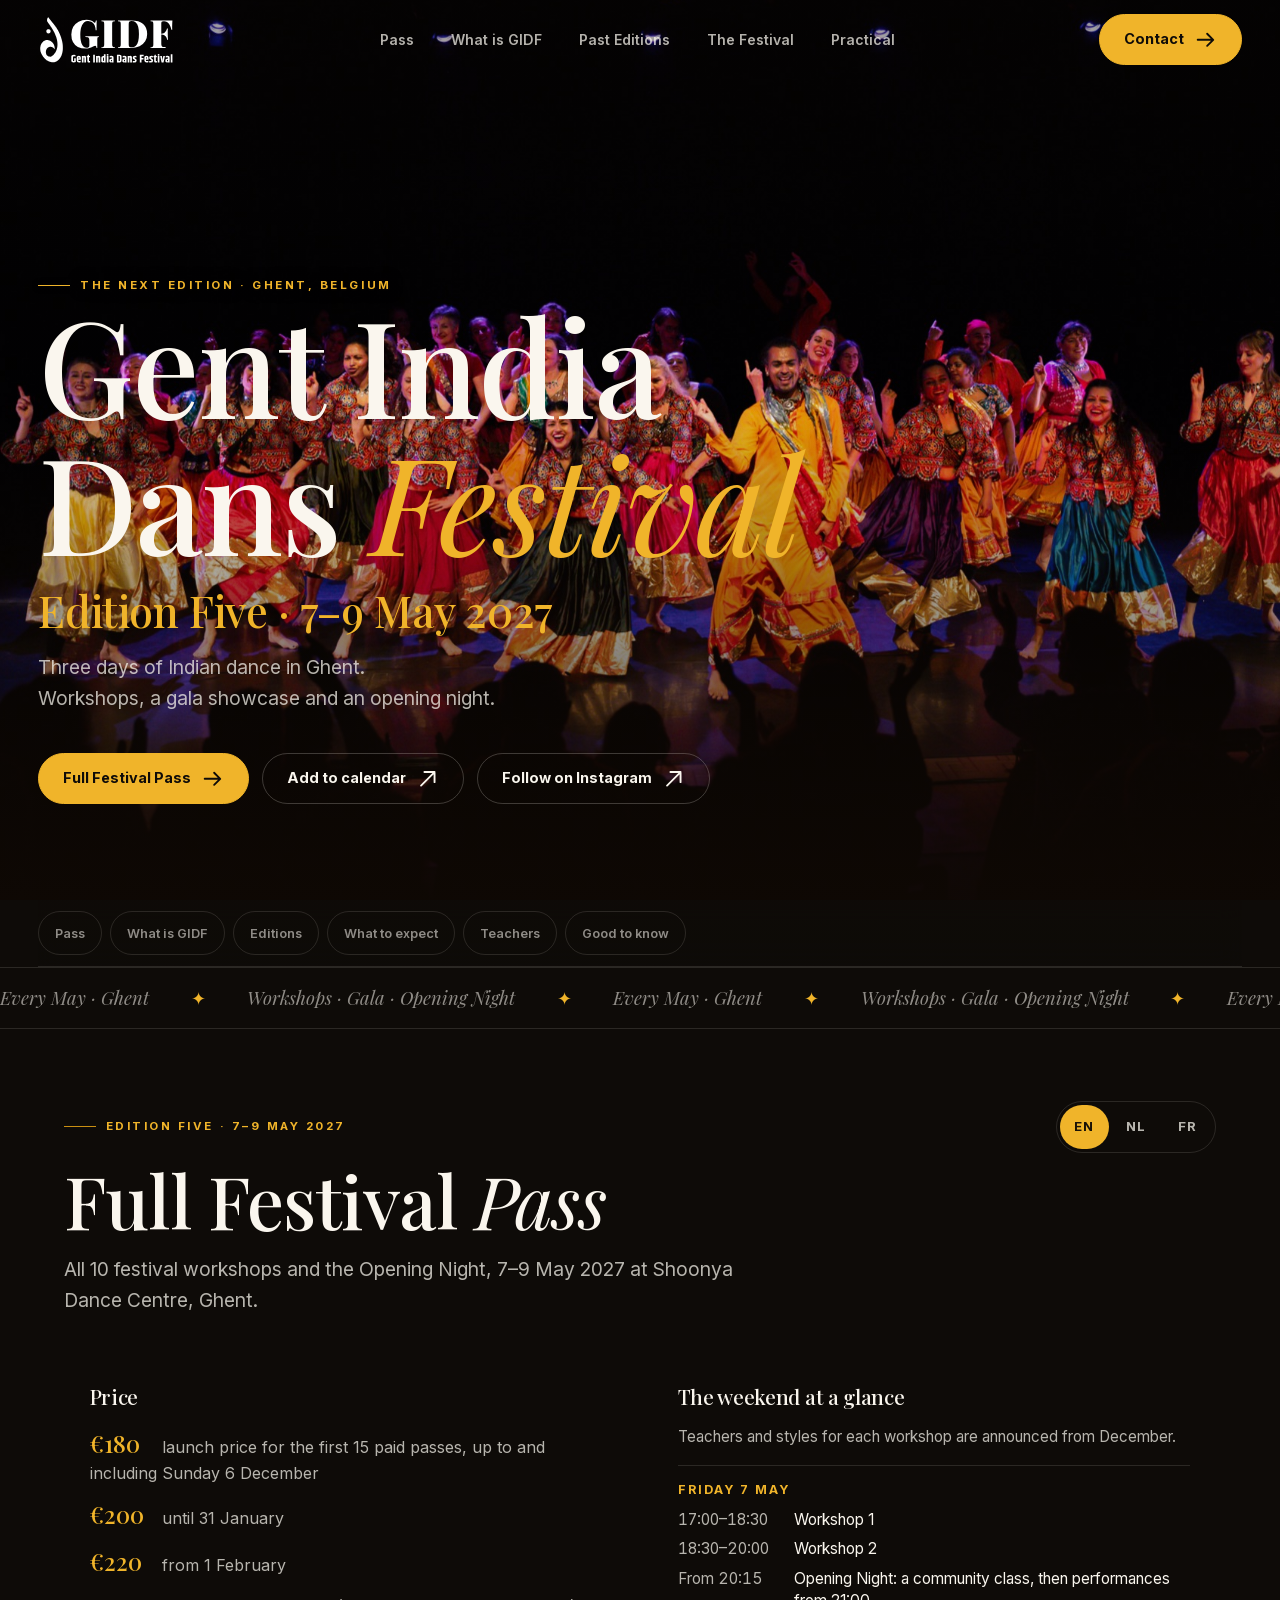
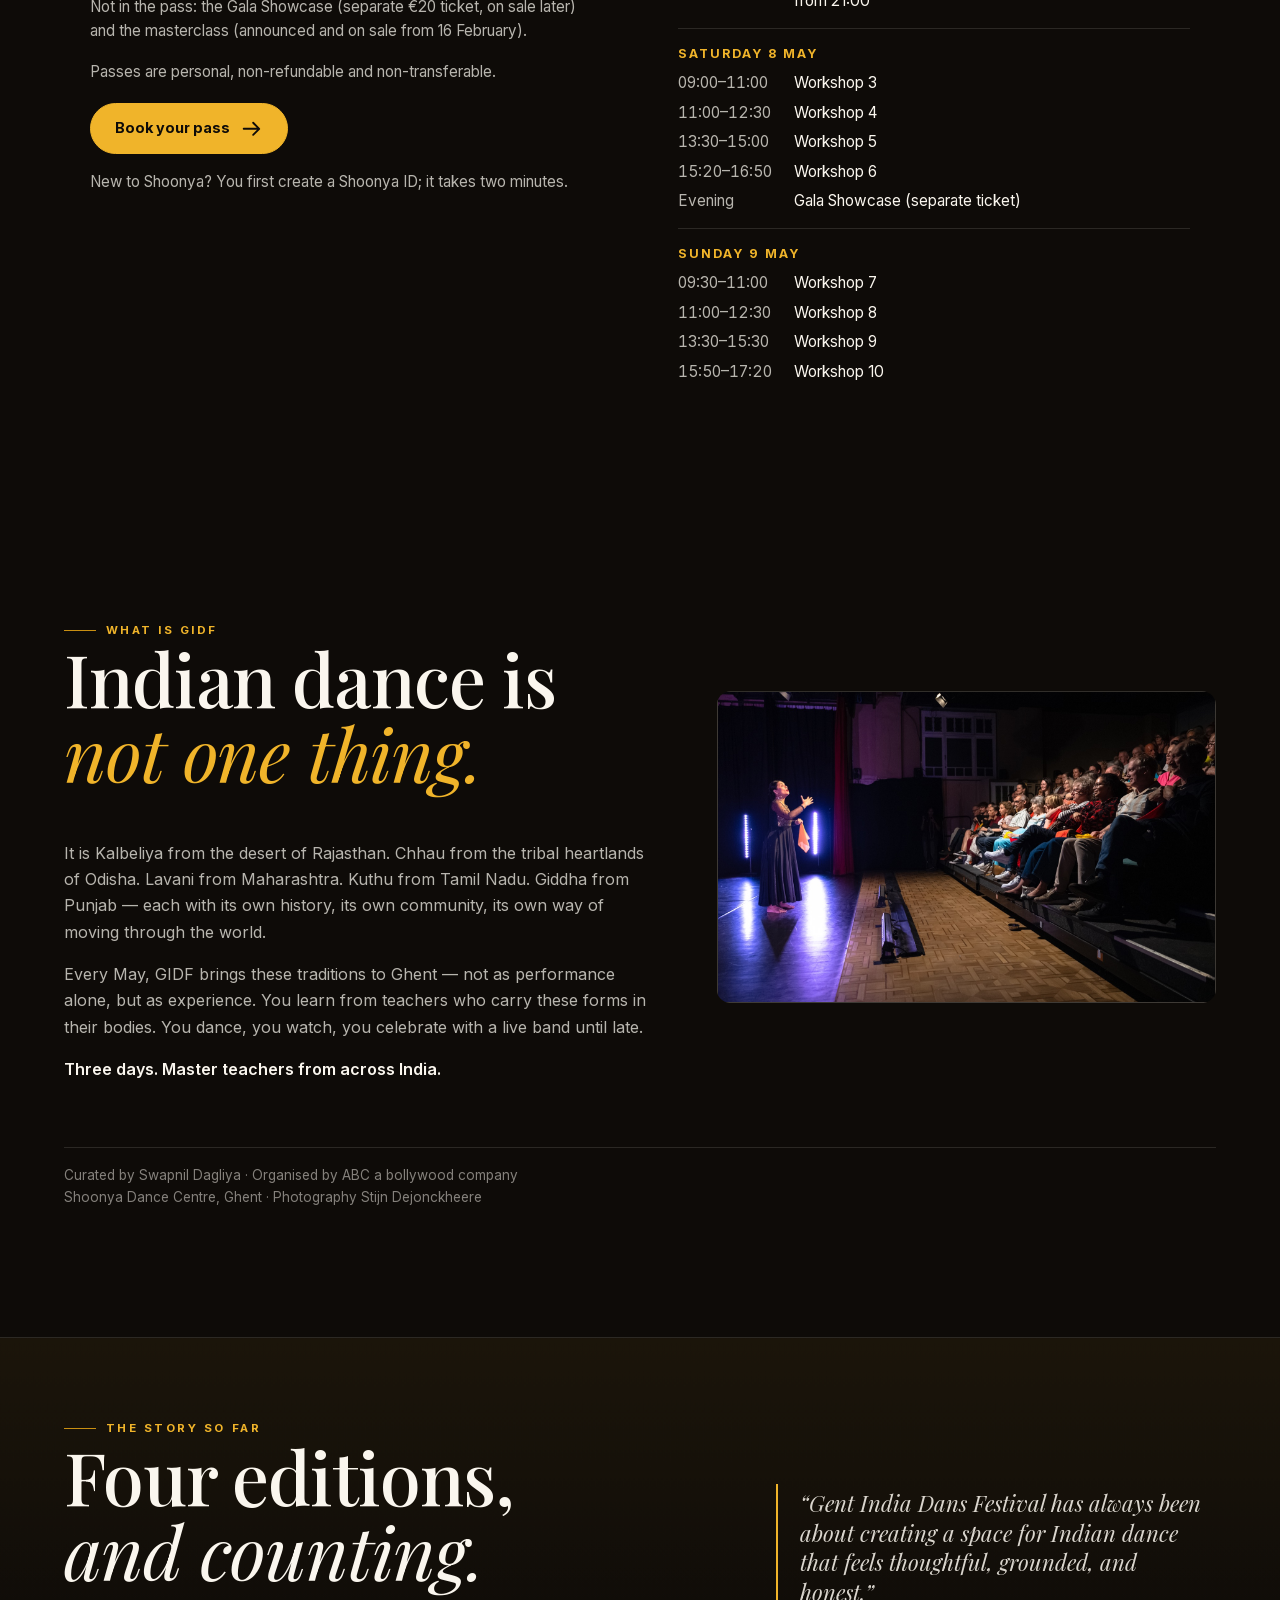
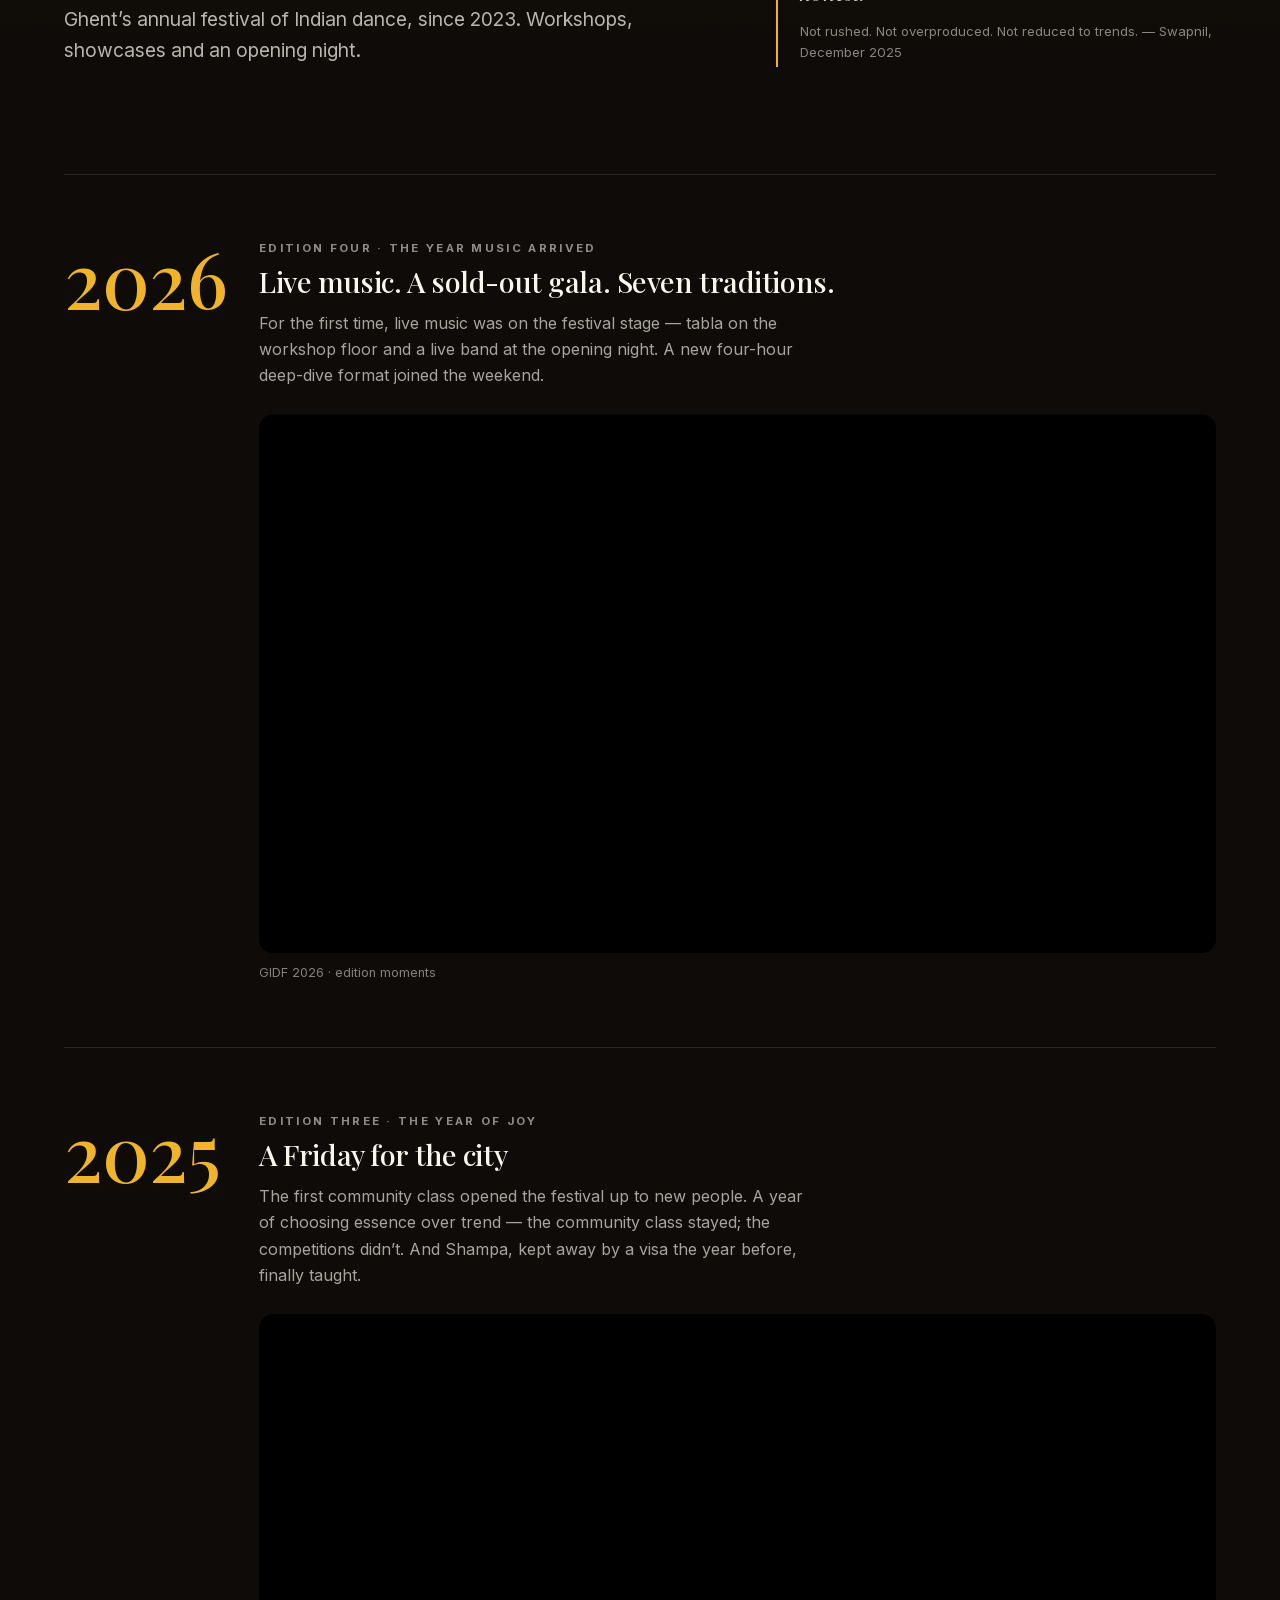
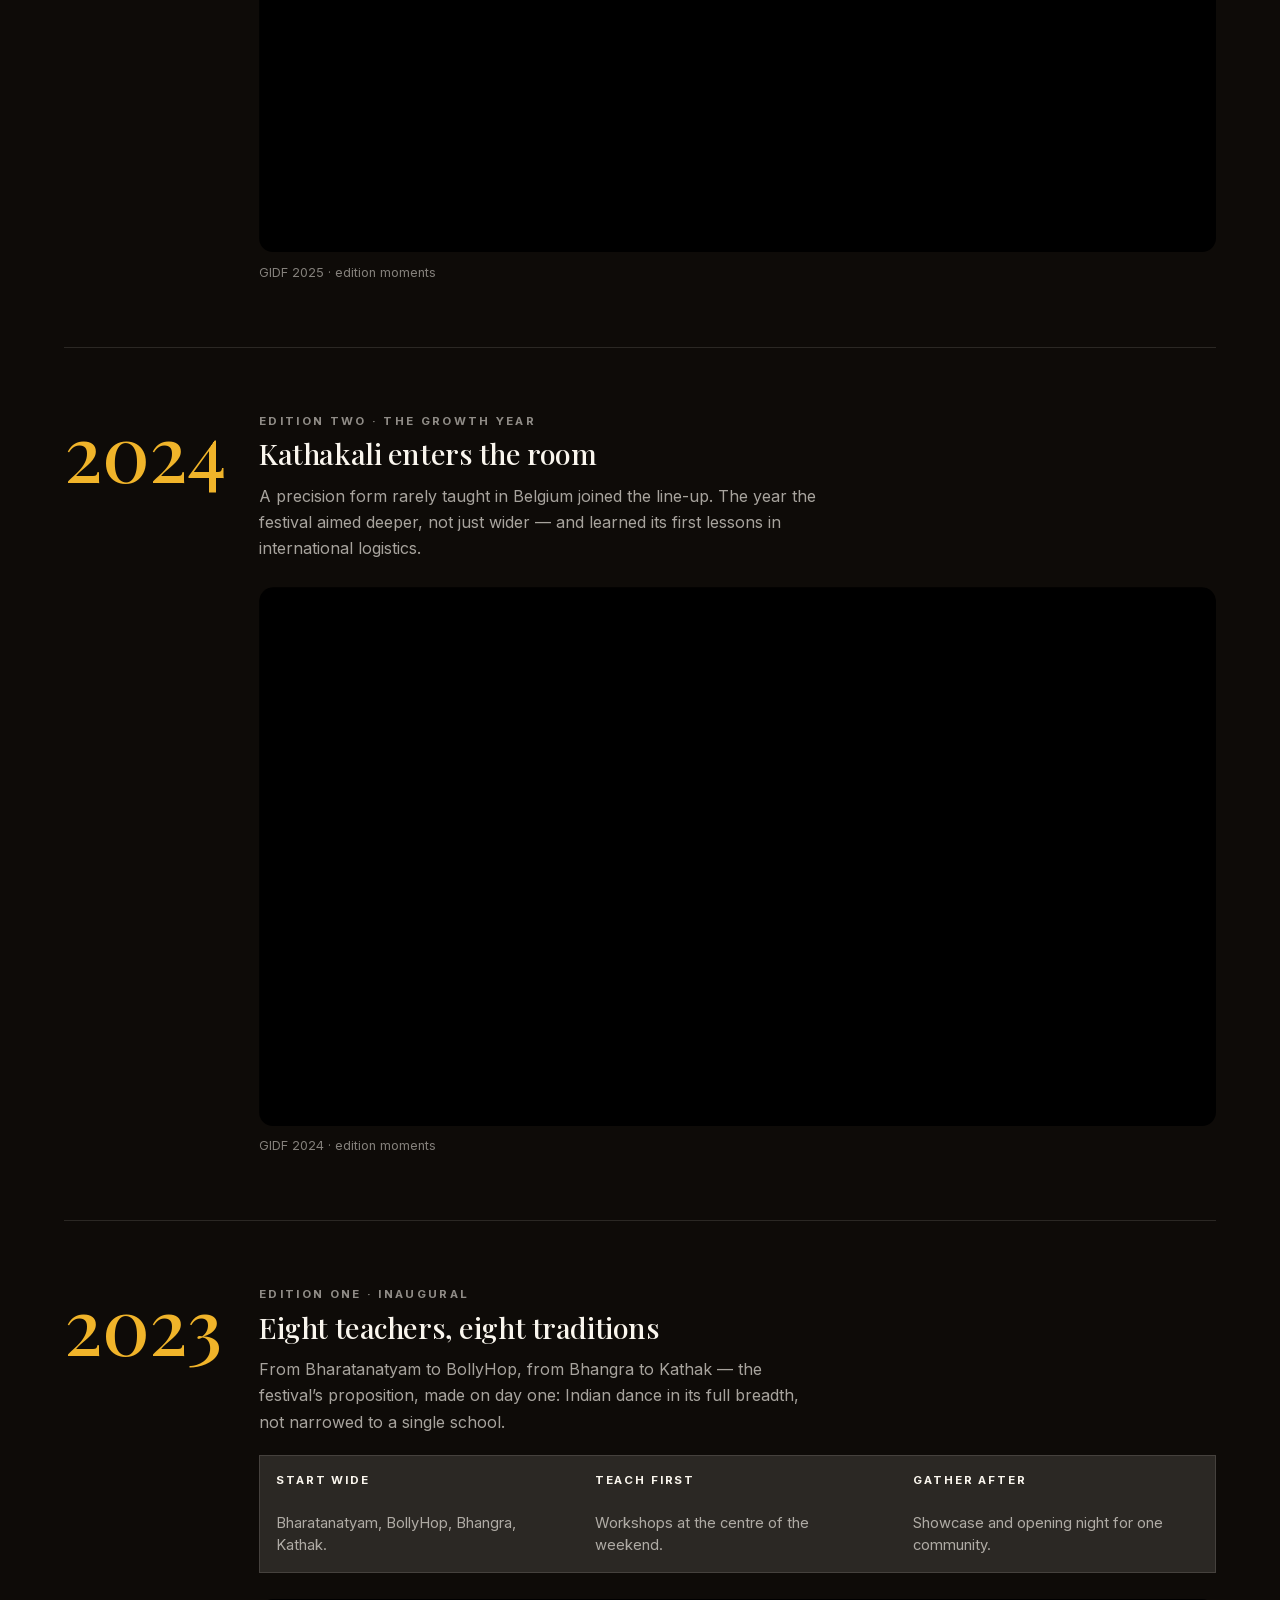
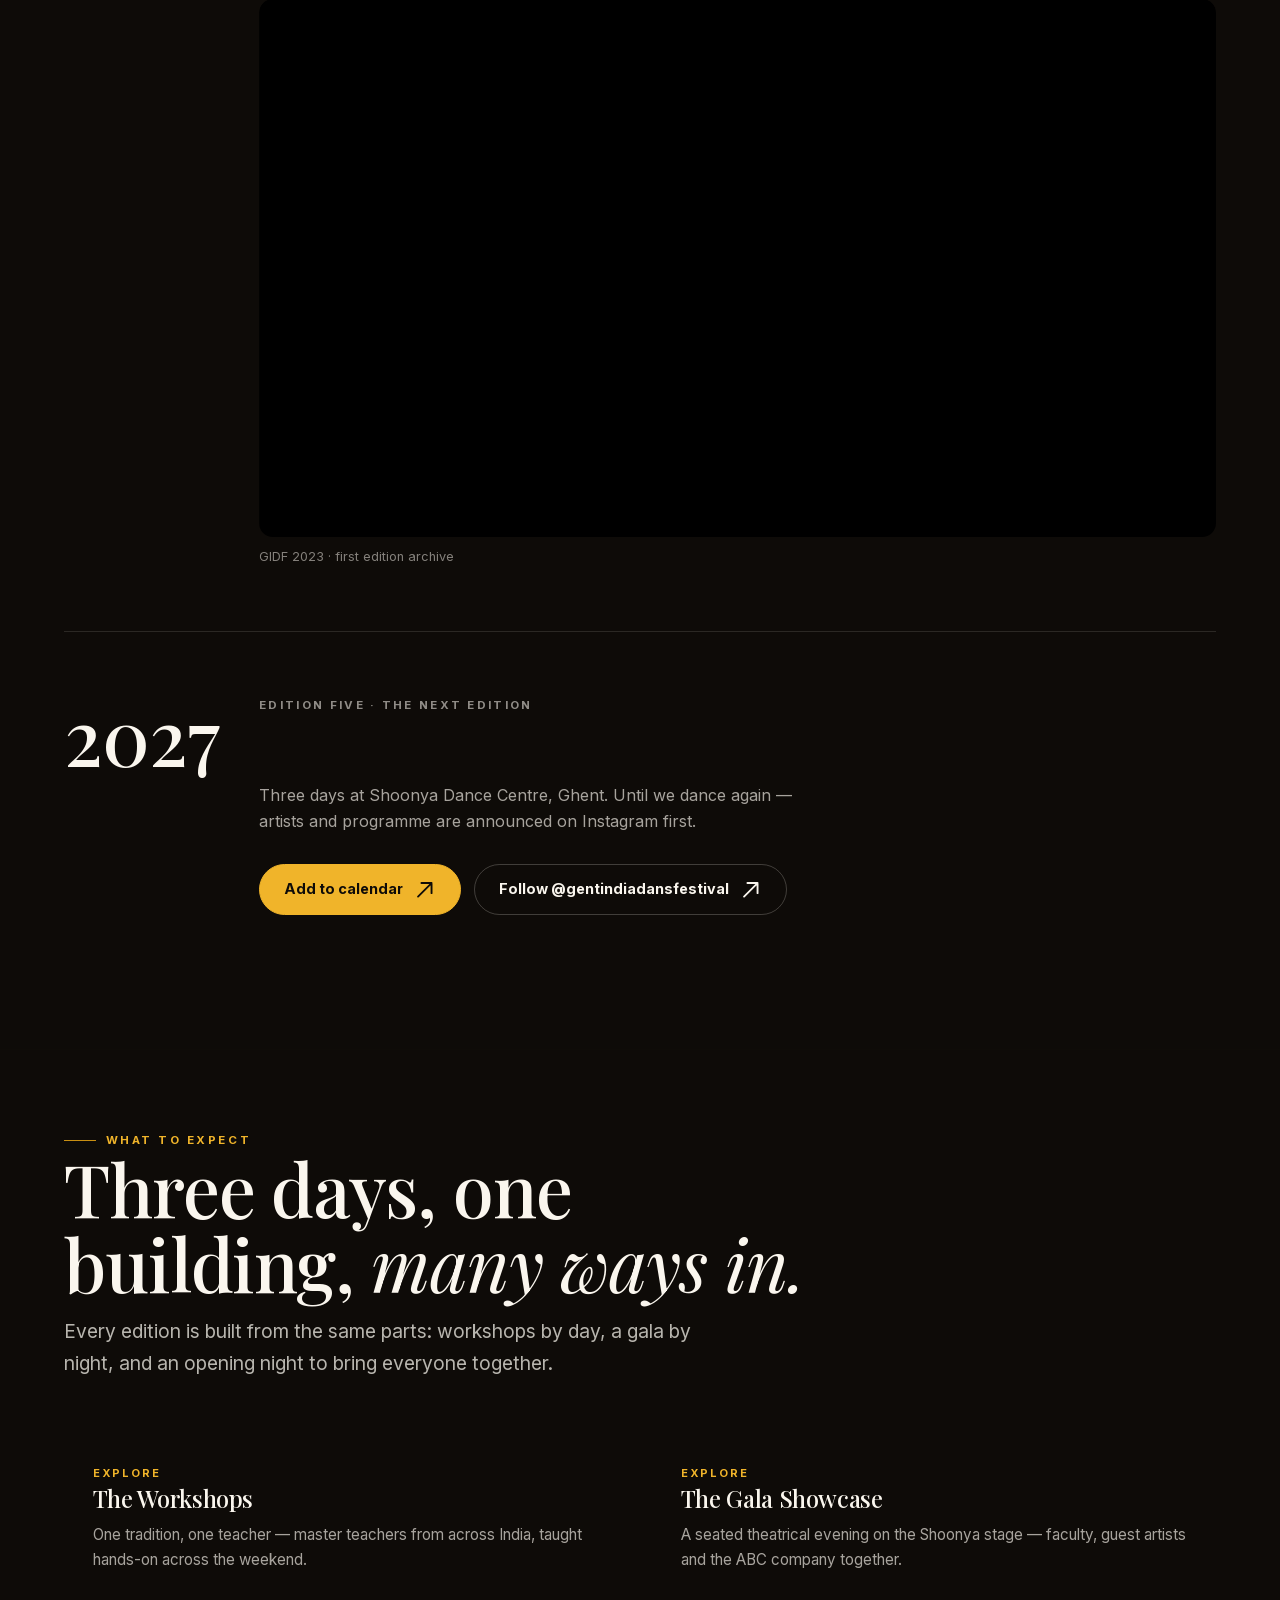
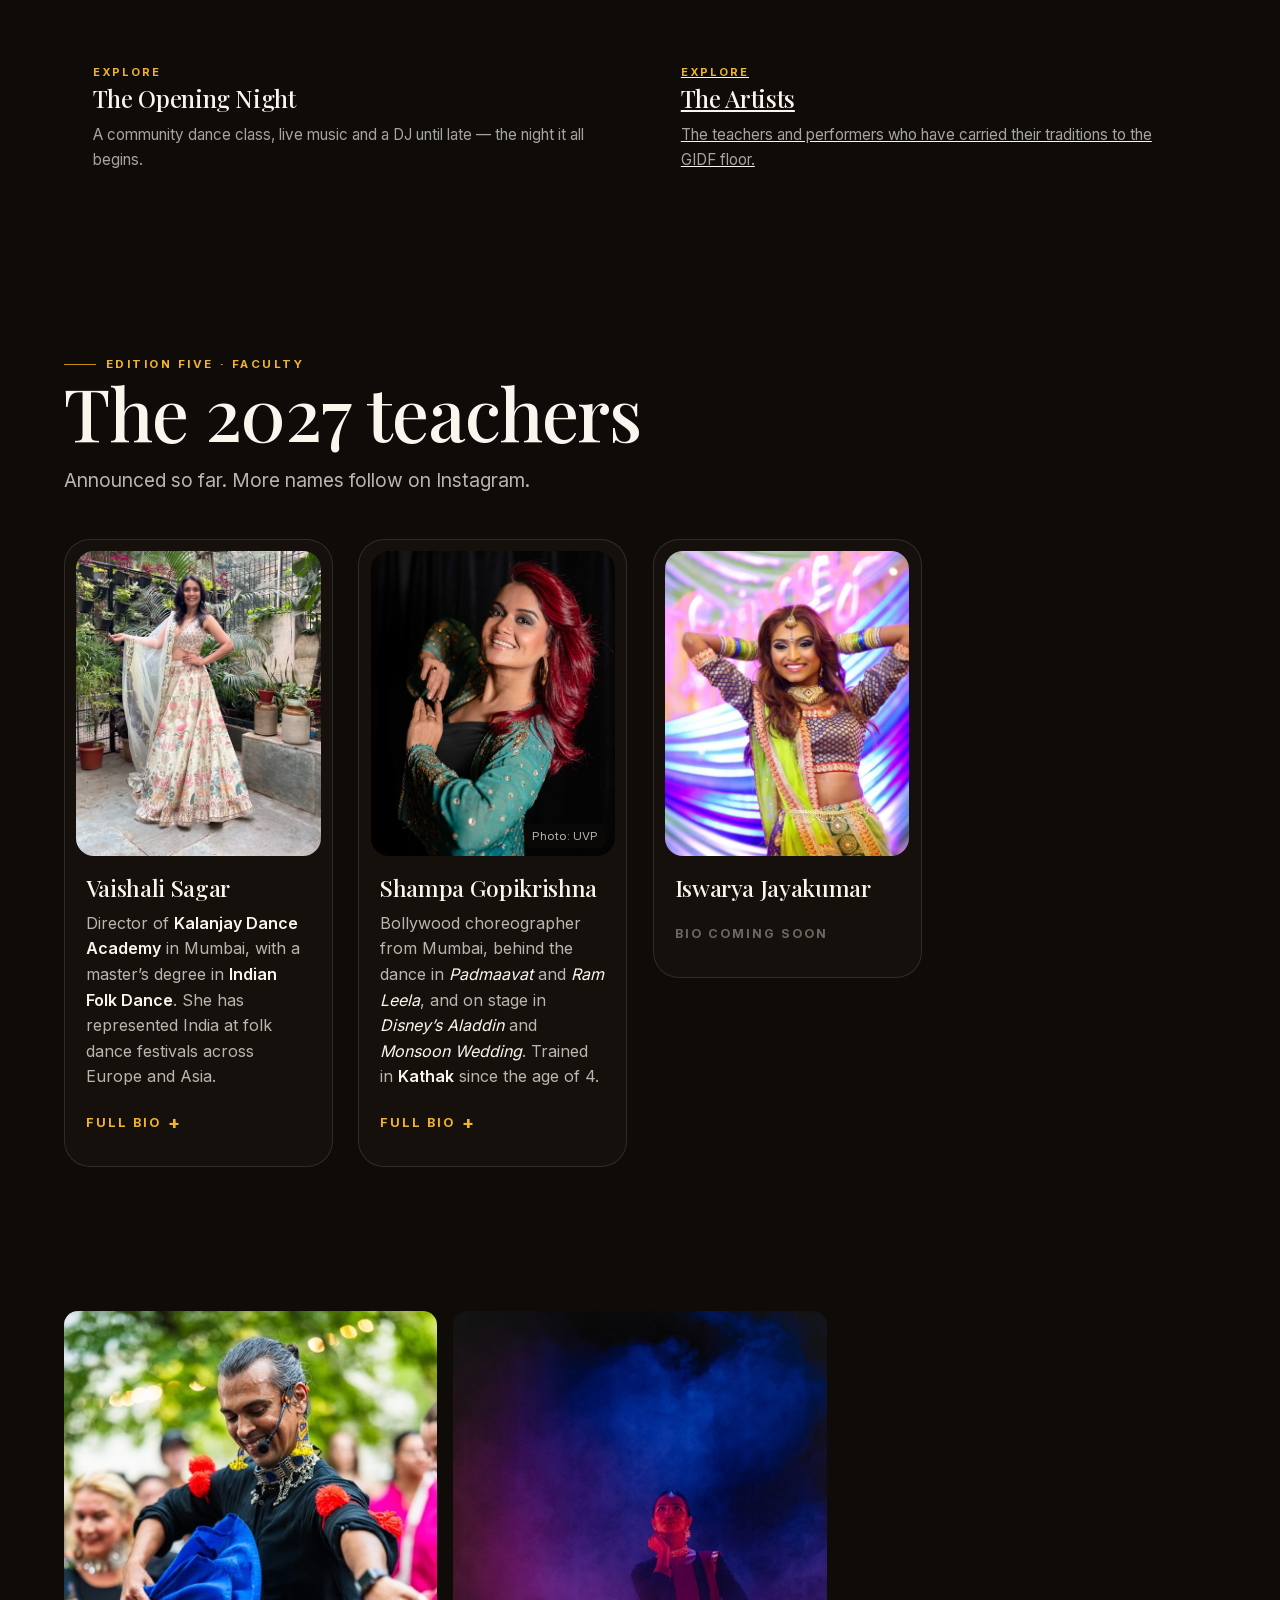
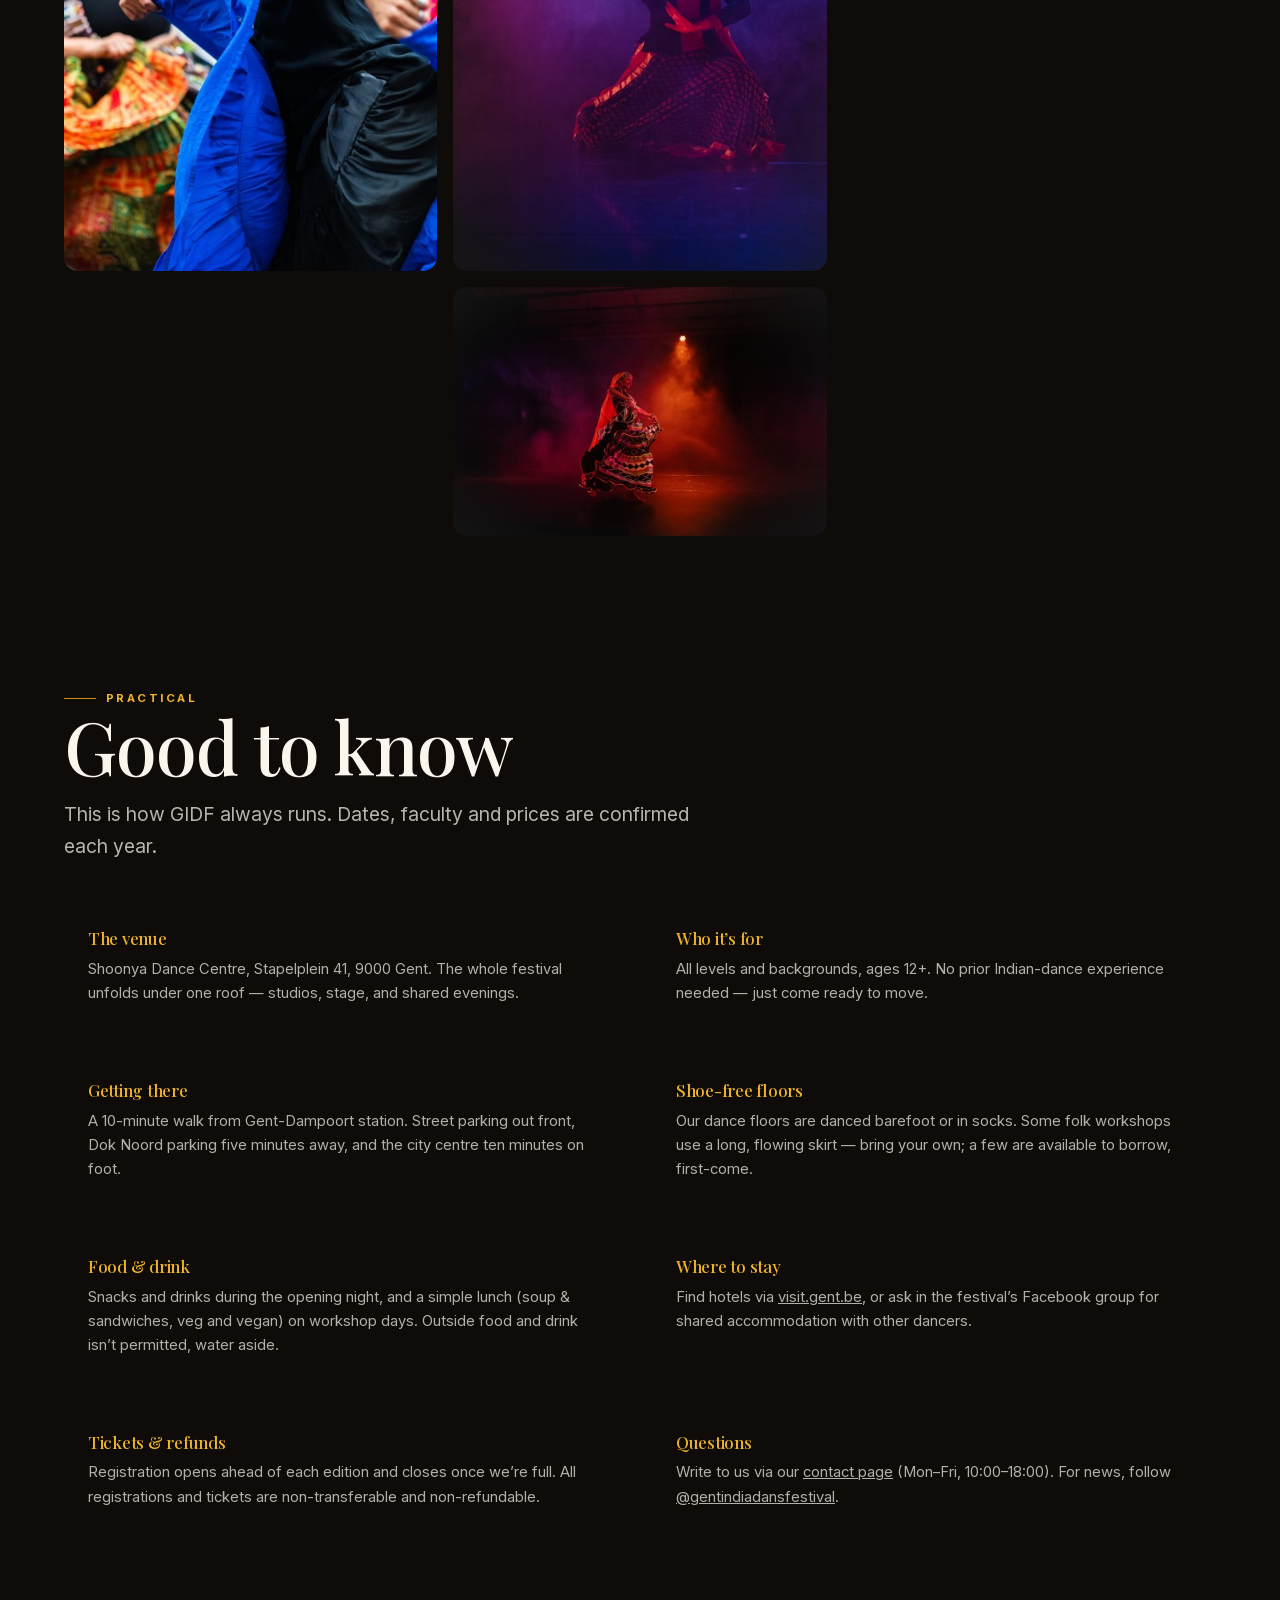
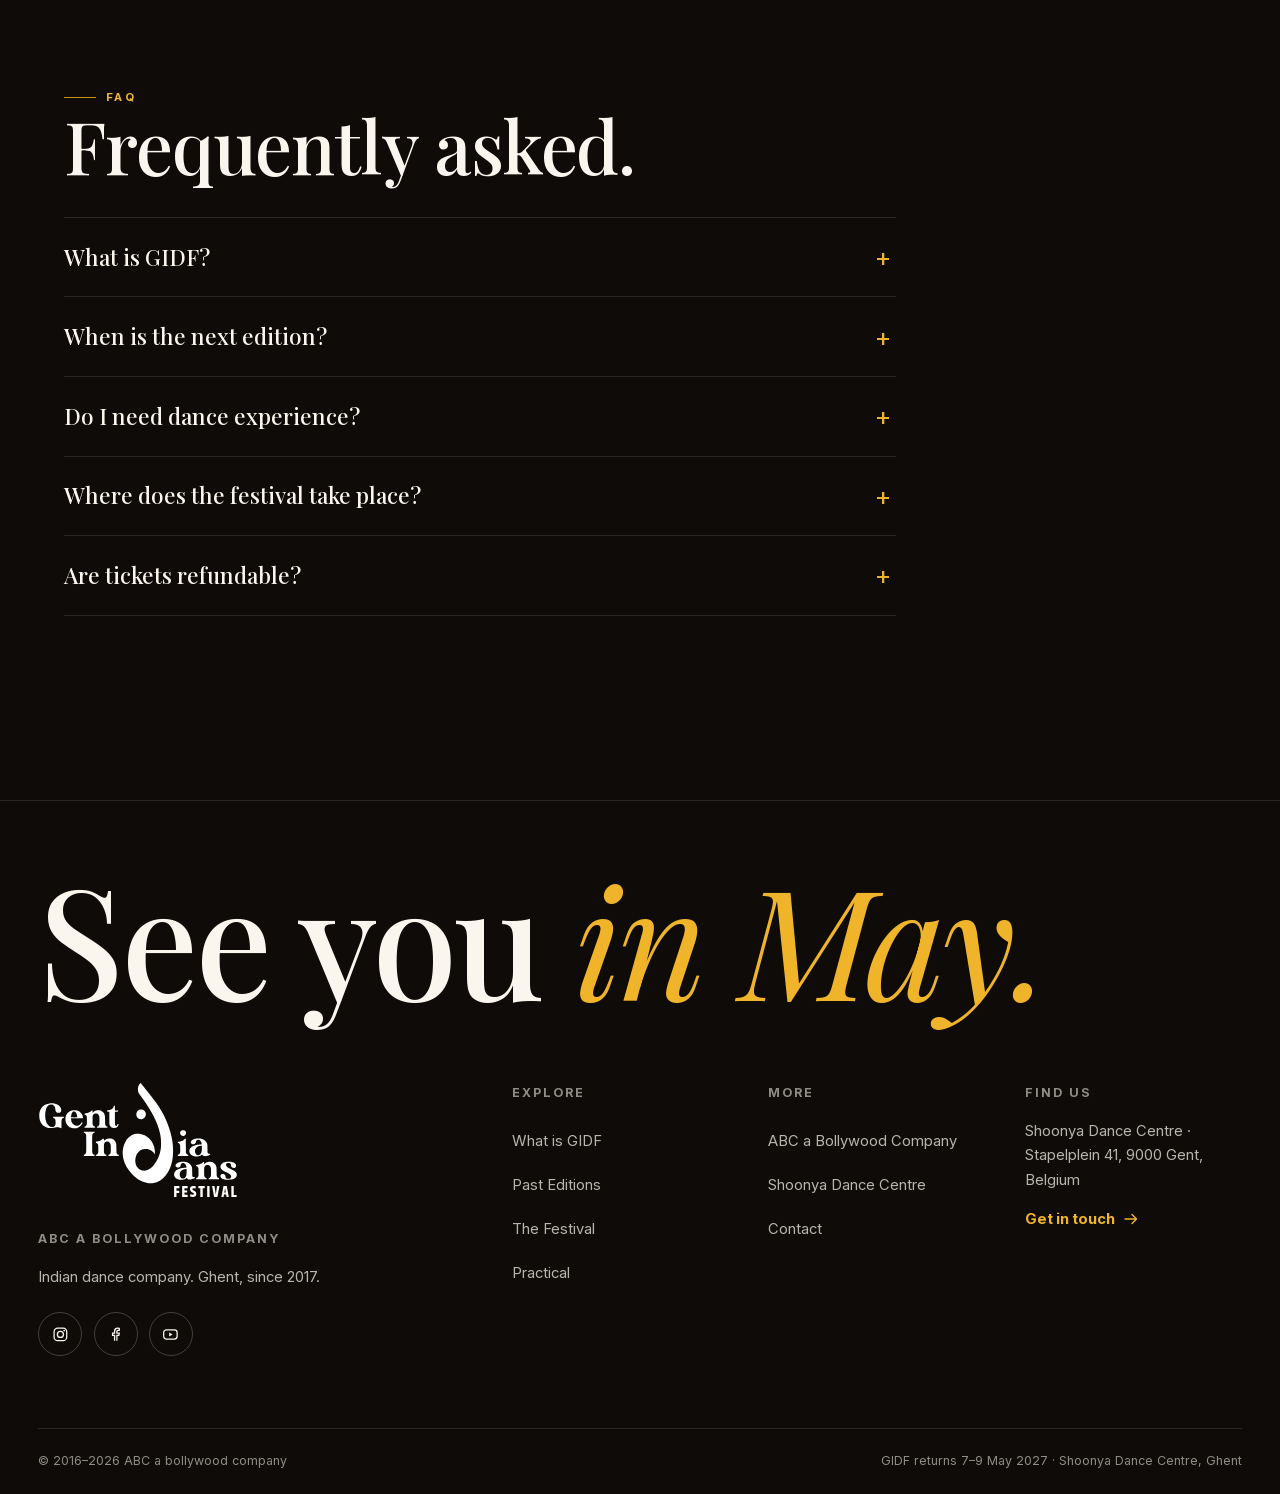
<file: index.html>
<!DOCTYPE html>
<html lang="en">
<head>
<meta charset="utf-8">
<script>document.documentElement.className+=' js'</script>
<meta name="viewport" content="width=device-width, initial-scale=1">
<title>GIDF — Indian Dance Festival in Belgium</title>
<meta name="description" content="Belgium’s annual Indian dance festival in Ghent: three days of workshops, a gala showcase and an opening night. Edition Five runs 7–9 May 2027.">
<link rel="canonical" href="https://gidf.abcdans.com/">
<!-- Google Search Console ownership for the https://gidf.abcdans.com/ URL-prefix property
     (added 2026-08-17). Leave it in place — removing it un-verifies the property. -->
<meta name="google-site-verification" content="KB7WLG8iVWSe2dOAhZzkc-_e4YeqifdRWukghQUocTY" />
<meta property="og:title" content="GIDF — Indian Dance Festival in Belgium">
<meta property="og:description" content="Belgium’s annual Indian dance festival in Ghent: three days of workshops, a gala showcase and an opening night. Edition Five runs 7–9 May 2027.">
<meta property="og:type" content="website">
<meta property="og:url" content="https://gidf.abcdans.com/">
<meta property="og:image" content="https://gidf.abcdans.com/assets/img/gidf/finale-hero.jpg">
<meta name="theme-color" content="#0E0B08">
<link rel="icon" href="/favicon.ico?v=mark1" sizes="any">
<link rel="icon" href="assets/img/favicon-32.png?v=mark1" sizes="32x32" type="image/png">
<link rel="icon" href="assets/img/favicon.png?v=mark1" sizes="512x512" type="image/png">
<link rel="apple-touch-icon" href="assets/img/apple-touch-icon.png?v=mark1">
<link rel="preload" href="assets/fonts/playfair-latin.woff2" as="font" type="font/woff2" crossorigin>
<link rel="preload" href="assets/fonts/playfair-latin-italic.woff2" as="font" type="font/woff2" crossorigin>
<link rel="preload" href="assets/fonts/inter-latin.woff2" as="font" type="font/woff2" crossorigin>
<link rel="stylesheet" href="assets/css/main.css?v=gidf14">
<script type="application/ld+json">
{
  "@context": "https://schema.org",
  "@type": "FAQPage",
  "inLanguage": "en-BE",
  "mainEntity": [
    {
      "@type": "Question",
      "name": "What is GIDF?",
      "acceptedAnswer": {
        "@type": "Answer",
        "text": "The Gent India Dans Festival — an annual Indian dance festival in Ghent since 2023, with workshops, a gala showcase and an opening night."
      }
    },
    {
      "@type": "Question",
      "name": "When is the next edition?",
      "acceptedAnswer": {
        "@type": "Answer",
        "text": "Edition Five runs 7–9 May 2027 at Shoonya Dance Centre. The lineup is announced on Instagram first."
      }
    },
    {
      "@type": "Question",
      "name": "Do I need dance experience?",
      "acceptedAnswer": {
        "@type": "Answer",
        "text": "Workshops welcome different levels; each teacher states the level for their session."
      }
    },
    {
      "@type": "Question",
      "name": "Where does the festival take place?",
      "acceptedAnswer": {
        "@type": "Answer",
        "text": "At Shoonya Dance Centre, Stapelplein 41, 9000 Ghent."
      }
    },
    {
      "@type": "Question",
      "name": "Are tickets refundable?",
      "acceptedAnswer": {
        "@type": "Answer",
        "text": "No — tickets are non-refundable."
      }
    }
  ]
}
</script>

</head>
<body>

<a class="skip-link" href="#main">Skip to content</a>
<header class="site-nav">
  <a class="brand" href="./"><img src="assets/img/logo/gidf-logo-horizontal-white.svg" alt="GIDF — Gent India Dans Festival" width="138" height="48"></a>
  <nav class="nav-links" aria-label="Primary"><a href="#pass">Pass</a><a href="#about">What is GIDF</a><a href="#editions">Past Editions</a><a href="#festival">The Festival</a><a href="#practical">Practical</a></nav>
  <div style="display:flex;gap:0.7rem;align-items:center">
    <a class="btn btn-gold" href="https://www.shoonyadance.com/contact">Contact<span class="btn-orb"><svg viewBox="0 0 16 16" fill="none" stroke="currentColor" stroke-width="1.4" stroke-linecap="round" stroke-linejoin="round"><path d="M2 8h11M9 3.5 13.5 8 9 12.5"/></svg></span></a>
    <button class="nav-burger" aria-label="Menu" aria-expanded="false"><span></span></button>
  </div>
</header>
<div class="menu-overlay"><nav aria-label="Menu"><a href="#pass">Pass</a><a href="#about">What is GIDF</a><a href="#editions">Past Editions</a><a href="#festival">The Festival</a><a href="#practical">Practical</a><a href="https://www.shoonyadance.com/contact">Contact ↗</a></nav></div>
<main id="main">

<section class="hero" style="min-height:100svh;border-radius:0">
  <div class="hero-media hero-video" data-vsrc="assets/media/hero-gala-2026.mp4"><img src="assets/img/gidf/finale-hero.jpg" alt="The finale of the GIDF Gala Showcase, dancers on the Shoonya stage" fetchpriority="high" width="2000" height="1333"></div>
  <div class="hero-scrim" style="background:linear-gradient(180deg,rgba(10,6,3,0.4),rgba(10,6,3,0.1) 45%,rgba(16,9,4,0.88))"></div>
  <div class="hero-content"><div class="container-wide">
    <span class="eyebrow rv">The next edition · Ghent, Belgium</span>
    <h1 class="rv" style="--rv-d:120ms">Gent India<br>Dans <span class="font-italic" style="color:var(--marigold)">Festival</span></h1>
    <p class="rv font-display" style="--rv-d:200ms;font-size:clamp(1.7rem,3.4vw,2.7rem);color:var(--marigold);margin-top:1.2rem;letter-spacing:-0.01em">Edition Five · 7–9 May 2027</p>
    <p class="lede rv" style="--rv-d:280ms;margin-top:1.2rem">Three days of Indian dance in Ghent.<br>Workshops, a gala showcase and an opening night.</p>
    <div class="rv" style="--rv-d:380ms;margin-top:2.4rem;display:flex;gap:0.8rem;flex-wrap:wrap">
      <a class="btn btn-gold" href="#pass">Full Festival Pass<span class="btn-orb"><svg viewBox="0 0 16 16" fill="none" stroke="currentColor" stroke-width="1.4" stroke-linecap="round" stroke-linejoin="round"><path d="M2 8h11M9 3.5 13.5 8 9 12.5"/></svg></span></a>
      <a class="btn btn-ghost" style="color:var(--cream)" href="assets/gidf-edition-five.ics" download>Add to calendar<span class="btn-orb"><svg viewBox="0 0 16 16" fill="none" stroke="currentColor" stroke-width="1.4" stroke-linecap="round" stroke-linejoin="round"><path d="M3 13 13 3M5.5 3H13v7.5"/></svg></span></a>
      <a class="btn btn-ghost" style="color:var(--cream)" href="https://www.instagram.com/gentindiadansfestival" target="_blank" rel="noopener">Follow on Instagram<span class="btn-orb"><svg viewBox="0 0 16 16" fill="none" stroke="currentColor" stroke-width="1.4" stroke-linecap="round" stroke-linejoin="round"><path d="M3 13 13 3M5.5 3H13v7.5"/></svg></span></a>
    </div>
  </div></div>
</section><nav class="subnav container-wide" aria-label="On this page"><a href="#pass">Pass</a><a href="#about">What is GIDF</a><a href="#editions">Editions</a><a href="#festival">What to expect</a><a href="#faculty">Teachers</a><a href="#practical">Good to know</a></nav>

<div data-theme="dark">
<div class="marquee" aria-hidden="true"><div class="marquee-track"><span class="m-item">Every May · Ghent <span class="star">✦</span> Workshops · Gala · Opening Night <span class="star">✦</span></span><span class="m-item">Every May · Ghent <span class="star">✦</span> Workshops · Gala · Opening Night <span class="star">✦</span></span><span class="m-item">Every May · Ghent <span class="star">✦</span> Workshops · Gala · Opening Night <span class="star">✦</span></span></div></div>

<!-- PASS:START (built by GIDF/2027/Website/pass/build-pass.py; edit pass-section.html there, not here) -->
<section class="section-tight pass-section" id="pass" aria-labelledby="pass-title">
  <div class="container">
    <div class="pass-head">
      <span class="eyebrow rv">Edition Five · 7–9 May 2027</span>
      <div class="pass-lang" role="group" aria-label="Language / Taal / Langue">
        <button type="button" data-set-lang="en" aria-pressed="true">EN</button>
        <button type="button" data-set-lang="nl" aria-pressed="false">NL</button>
        <button type="button" data-set-lang="fr" aria-pressed="false">FR</button>
      </div>
    </div>

    <div class="pass-copy is-on" data-lang="en" lang="en">
      <h2 class="rv" id="pass-title">Full Festival <span class="font-italic">Pass</span></h2>
      <p class="lede rv">All 10 festival workshops and the Opening Night, 7–9 May 2027 at Shoonya Dance Centre, Ghent.</p>
      <div class="pass-grid">
        <div class="bezel rv"><div class="bezel-core pass-card">
          <h3>Price</h3>
          <ul class="pass-prices">
            <li><b>€180</b> launch price for the first 15 paid passes, up to and including Sunday 6 December</li>
            <li><b>€200</b> until 31 January</li>
            <li><b>€220</b> from 1 February</li>
          </ul>
          <p class="pass-small">Not in the pass: the Gala Showcase (separate €20 ticket, on sale later) and the masterclass (announced and on sale from 16 February).</p>
          <p class="pass-small">Passes are personal, non-refundable and non-transferable.</p>
          <p class="pass-opens" data-until="2026-12-01T08:00:00Z">Booking opens Tuesday 1 December at 09:00 (Brussels time).</p>
          <a class="btn btn-gold" href="https://portal.shoonyadance.com/register/event/gidf2027">Book your pass<span class="btn-orb"><svg viewBox="0 0 16 16" fill="none" stroke="currentColor" stroke-width="1.4" stroke-linecap="round" stroke-linejoin="round"><path d="M2 8h11M9 3.5 13.5 8 9 12.5"/></svg></span></a>
          <p class="pass-small">New to Shoonya? You first create a Shoonya ID; it takes two minutes.</p>
        </div></div>
        <div class="bezel rv"><div class="bezel-core pass-card">
          <h3>The weekend at a glance</h3>
          <p class="pass-small">Teachers and styles for each workshop are announced from December.</p>
          <div class="pass-day"><h4>Friday 7 May</h4><ul>
            <li><span>17:00–18:30</span>Workshop 1</li>
            <li><span>18:30–20:00</span>Workshop 2</li>
            <li><span>From 20:15</span>Opening Night: a community class, then performances from 21:00</li>
          </ul></div>
          <div class="pass-day"><h4>Saturday 8 May</h4><ul>
            <li><span>09:00–11:00</span>Workshop 3</li>
            <li><span>11:00–12:30</span>Workshop 4</li>
            <li><span>13:30–15:00</span>Workshop 5</li>
            <li><span>15:20–16:50</span>Workshop 6</li>
            <li><span>Evening</span>Gala Showcase (separate ticket)</li>
          </ul></div>
          <div class="pass-day"><h4>Sunday 9 May</h4><ul>
            <li><span>09:30–11:00</span>Workshop 7</li>
            <li><span>11:00–12:30</span>Workshop 8</li>
            <li><span>13:30–15:30</span>Workshop 9</li>
            <li><span>15:50–17:20</span>Workshop 10</li>
          </ul></div>
        </div></div>
      </div>
    </div>

    <div class="pass-copy" data-lang="nl" lang="nl">
      <h2 class="rv">Full Festival <span class="font-italic">Pass</span></h2>
      <p class="lede rv">Alle 10 festivalworkshops en de Opening Night, 7–9 mei 2027 in Shoonya Dance Centre, Gent.</p>
      <div class="pass-grid">
        <div class="bezel rv"><div class="bezel-core pass-card">
          <h3>Prijs</h3>
          <ul class="pass-prices">
            <li><b>€180</b> lanceerprijs voor de eerste 15 betaalde passen, tot en met zondag 6 december</li>
            <li><b>€200</b> tot 31 januari</li>
            <li><b>€220</b> vanaf 1 februari</li>
          </ul>
          <p class="pass-small">Niet in de pas: de Gala Showcase (apart ticket van €20, later te koop) en de masterclass (bekendgemaakt en te koop vanaf 16 februari).</p>
          <p class="pass-small">Passen zijn persoonlijk, worden niet terugbetaald en zijn niet overdraagbaar.</p>
          <p class="pass-opens" data-until="2026-12-01T08:00:00Z">Inschrijven vanaf dinsdag 1 december om 09:00.</p>
          <a class="btn btn-gold" href="https://portal.shoonyadance.com/register/event/gidf2027">Boek je pas<span class="btn-orb"><svg viewBox="0 0 16 16" fill="none" stroke="currentColor" stroke-width="1.4" stroke-linecap="round" stroke-linejoin="round"><path d="M2 8h11M9 3.5 13.5 8 9 12.5"/></svg></span></a>
          <p class="pass-small">Nieuw bij Shoonya? Je maakt eerst een Shoonya ID aan; dat duurt twee minuten.</p>
        </div></div>
        <div class="bezel rv"><div class="bezel-core pass-card">
          <h3>Het weekend in één oogopslag</h3>
          <p class="pass-small">De docenten en stijlen per workshop maken we vanaf december bekend.</p>
          <div class="pass-day"><h4>Vrijdag 7 mei</h4><ul>
            <li><span>17:00–18:30</span>Workshop 1</li>
            <li><span>18:30–20:00</span>Workshop 2</li>
            <li><span>Vanaf 20:15</span>Opening Night: een communityles, daarna optredens vanaf 21:00</li>
          </ul></div>
          <div class="pass-day"><h4>Zaterdag 8 mei</h4><ul>
            <li><span>09:00–11:00</span>Workshop 3</li>
            <li><span>11:00–12:30</span>Workshop 4</li>
            <li><span>13:30–15:00</span>Workshop 5</li>
            <li><span>15:20–16:50</span>Workshop 6</li>
            <li><span>'s Avonds</span>Gala Showcase (apart ticket)</li>
          </ul></div>
          <div class="pass-day"><h4>Zondag 9 mei</h4><ul>
            <li><span>09:30–11:00</span>Workshop 7</li>
            <li><span>11:00–12:30</span>Workshop 8</li>
            <li><span>13:30–15:30</span>Workshop 9</li>
            <li><span>15:50–17:20</span>Workshop 10</li>
          </ul></div>
        </div></div>
      </div>
    </div>

    <div class="pass-copy" data-lang="fr" lang="fr">
      <h2 class="rv">Full Festival <span class="font-italic">Pass</span></h2>
      <p class="lede rv">Les 10 ateliers du festival et l’Opening Night, du 7 au 9 mai 2027 au Shoonya Dance Centre, à Gand.</p>
      <div class="pass-grid">
        <div class="bezel rv"><div class="bezel-core pass-card">
          <h3>Prix</h3>
          <ul class="pass-prices">
            <li><b>180 €</b> prix de lancement pour les 15 premiers pass payés, jusqu’au dimanche 6 décembre inclus</li>
            <li><b>200 €</b> jusqu’au 31 janvier</li>
            <li><b>220 €</b> à partir du 1er février</li>
          </ul>
          <p class="pass-small">Non compris dans le pass : le Gala Showcase (billet séparé à 20 €, en vente plus tard) et la masterclass (annoncée et en vente à partir du 16 février).</p>
          <p class="pass-small">Le pass est nominatif, non remboursable et non transférable.</p>
          <p class="pass-opens" data-until="2026-12-01T08:00:00Z">Réservations à partir du mardi 1er décembre à 9 h (heure de Bruxelles).</p>
          <a class="btn btn-gold" href="https://portal.shoonyadance.com/register/event/gidf2027">Réserver mon pass<span class="btn-orb"><svg viewBox="0 0 16 16" fill="none" stroke="currentColor" stroke-width="1.4" stroke-linecap="round" stroke-linejoin="round"><path d="M2 8h11M9 3.5 13.5 8 9 12.5"/></svg></span></a>
          <p class="pass-small">Nouveau chez Shoonya ? Vous créez d’abord un Shoonya ID, en deux minutes. La page de réservation est en anglais et en néerlandais.</p>
        </div></div>
        <div class="bezel rv"><div class="bezel-core pass-card">
          <h3>Le week-end en un coup d’œil</h3>
          <p class="pass-small">Les professeurs et les styles de chaque atelier seront annoncés à partir de décembre.</p>
          <div class="pass-day"><h4>Vendredi 7 mai</h4><ul>
            <li><span>17:00–18:30</span>Atelier 1</li>
            <li><span>18:30–20:00</span>Atelier 2</li>
            <li><span>Dès 20:15</span>Opening Night : un cours ouvert à tous, puis des spectacles à partir de 21:00</li>
          </ul></div>
          <div class="pass-day"><h4>Samedi 8 mai</h4><ul>
            <li><span>09:00–11:00</span>Atelier 3</li>
            <li><span>11:00–12:30</span>Atelier 4</li>
            <li><span>13:30–15:00</span>Atelier 5</li>
            <li><span>15:20–16:50</span>Atelier 6</li>
            <li><span>En soirée</span>Gala Showcase (billet séparé)</li>
          </ul></div>
          <div class="pass-day"><h4>Dimanche 9 mai</h4><ul>
            <li><span>09:30–11:00</span>Atelier 7</li>
            <li><span>11:00–12:30</span>Atelier 8</li>
            <li><span>13:30–15:30</span>Atelier 9</li>
            <li><span>15:50–17:20</span>Atelier 10</li>
          </ul></div>
        </div></div>
      </div>
    </div>
  </div>
  <script>
  (function () {
    var root = document.getElementById('pass'); if (!root) return;
    var copies = root.querySelectorAll('[data-lang]'), buttons = root.querySelectorAll('[data-set-lang]');
    function show(lang) {
      copies.forEach(function (c) { c.classList.toggle('is-on', c.getAttribute('data-lang') === lang); });
      buttons.forEach(function (b) { b.setAttribute('aria-pressed', String(b.getAttribute('data-set-lang') === lang)); });
    }
    var saved = null; try { saved = localStorage.getItem('gidf-pass-lang'); } catch (e) {}
    var nav = (navigator.language || 'en').slice(0, 2).toLowerCase();
    show(saved || (nav === 'nl' || nav === 'fr' ? nav : 'en'));
    buttons.forEach(function (b) { b.addEventListener('click', function () {
      var l = b.getAttribute('data-set-lang'); show(l); try { localStorage.setItem('gidf-pass-lang', l); } catch (e) {}
    }); });
    root.querySelectorAll('[data-until]').forEach(function (p) { if (Date.now() >= Date.parse(p.getAttribute('data-until'))) p.hidden = true; });
  })();
  </script>
</section>
<!-- PASS:END -->

<section class="section" id="about">
  <div class="container">
    <div class="about-grid">
      <div class="about-copy">
        <span class="eyebrow rv">What is GIDF</span>
        <h2 class="rv" style="font-size:var(--text-3xl)">Indian dance is<br><span class="font-italic" style="color:var(--marigold)">not one thing.</span></h2>
        <div class="prose" style="padding-top:0.5rem">
          <p class="rv">It is Kalbeliya from the desert of Rajasthan. Chhau from the tribal heartlands of Odisha. Lavani from Maharashtra. Kuthu from Tamil Nadu. Giddha from Punjab — each with its own history, its own community, its own way of moving through the world.</p>
          <p class="rv">Every May, GIDF brings these traditions to Ghent — not as performance alone, but as experience. You learn from teachers who carry these forms in their bodies. You dance, you watch, you celebrate with a live band until late.</p>
          <p class="rv" style="font-weight:600;color:var(--cream)">Three days. Master teachers from across India.</p>
        </div>
      </div>
      <div class="about-moments rv-img" aria-label="GIDF moments">
        <img class="about-moment about-moment-c" src="assets/img/gidf/gidf-2026-vaishali-audience.jpg" alt="GIDF gala audience moment — photo Stijn Dejonckheere" loading="lazy" width="1600" height="1066" style="object-position:50% 50%">
      </div>
      <div class="about-credit rv">
        <p class="rv" style="font-size:0.85rem;color:rgba(250,246,238,0.5)">Curated by Swapnil Dagliya · Organised by ABC a bollywood company<br>Shoonya Dance Centre, Ghent · Photography Stijn Dejonckheere</p>
      </div>
    </div>
  </div>
</section>

<section class="section-tight story-section" id="editions">
  <div class="container">
    <div class="story-head">
      <div>
        <span class="eyebrow rv">The story so far</span>
        <h2 class="rv">Four editions, <span class="font-italic">and counting.</span></h2>
        <p class="lede rv" style="--rv-d:130ms;margin-top:1rem">Ghent’s annual festival of Indian dance, since 2023. Workshops, showcases and an opening night.</p>
      </div>
      <blockquote class="story-quote rv">
        “Gent India Dans Festival has always been about creating a space for Indian dance that feels thoughtful, grounded, and honest.”
        <footer>Not rushed. Not overproduced. Not reduced to trends. — Swapnil, December 2025</footer>
      </blockquote>
    </div>
    <div class="editions-list"><article class="ed-chapter">
      <div class="ed-year font-display rv">2026</div>
      <div>
        <p class="ed-label rv">Edition Four · The year music arrived</p>
        <h3 class="rv" style="font-size:var(--text-xl);color:var(--cream);margin-top:0.4rem">Live music. A sold-out gala. Seven traditions.</h3>
        <p class="rv" style="color:rgba(250,246,238,0.65);max-width:56ch;margin-top:0.7rem">For the first time, live music was on the festival stage — tabla on the workshop floor and a live band at the opening night. A new four-hour deep-dive format joined the weekend.</p>
        <figure class="ed-film rv-img">
          <div class="ed-frame ed-slideshow" style="--film-origin:50% 58%">
            <img src="assets/img/gidf/gidf-2026-grand-finale.jpg" alt="GIDF 2026 gala finale group moment" loading="lazy" width="1600" height="1066" style="--film-origin:50% 58%">
            <img src="assets/img/gidf/gidf-2026-vaishali-showcase.jpg" alt="GIDF 2026 teacher performance moment" loading="lazy" width="1066" height="1600" style="--film-origin:47% 38%">
            <img src="assets/img/gidf/gidf-2026-shampa-showcase.jpg" alt="GIDF 2026 gala showcase stage moment" loading="lazy" width="1600" height="1066" style="--film-origin:50% 58%">
            <img src="assets/img/gidf/gidf-2026-bollywood-group.jpg" alt="GIDF 2026 group showcase moment" loading="lazy" width="1600" height="1066" style="--film-origin:50% 50%">
          </div>
          <figcaption>GIDF 2026 · edition moments</figcaption>
        </figure>
      </div>
    </article><article class="ed-chapter">
      <div class="ed-year font-display rv">2025</div>
      <div>
        <p class="ed-label rv">Edition Three · The year of joy</p>
        <h3 class="rv" style="font-size:var(--text-xl);color:var(--cream);margin-top:0.4rem">A Friday for the city</h3>
        <p class="rv" style="color:rgba(250,246,238,0.65);max-width:56ch;margin-top:0.7rem">The first community class opened the festival up to new people. A year of choosing essence over trend — the community class stayed; the competitions didn’t. And Shampa, kept away by a visa the year before, finally taught.</p>
        <figure class="ed-film rv-img">
          <div class="ed-frame ed-slideshow" style="--film-origin:50% 48%">
            <img src="assets/img/gidf/gidf-2025-lavesh-showcase.jpg" alt="GIDF 2025 teacher performance moment" loading="lazy" width="1600" height="1066">
            <img src="assets/img/gidf/gidf-2025-bhangra-group.jpg" alt="GIDF 2025 group showcase moment" loading="lazy" width="1600" height="1064" style="--film-origin:50% 54%">
            <img src="assets/img/gidf/gidf-2025-lavani-group.jpg" alt="GIDF 2025 ensemble showcase moment" loading="lazy" width="1600" height="1064" style="--film-origin:50% 50%">
            <img src="assets/img/gidf/gidf-2025-lavesh-closeup.jpg" alt="GIDF 2025 performance close-up" loading="lazy" width="931" height="1400" style="--film-origin:50% 34%">
          </div>
          <figcaption>GIDF 2025 · edition moments</figcaption>
        </figure>
      </div>
    </article><article class="ed-chapter">
      <div class="ed-year font-display rv">2024</div>
      <div>
        <p class="ed-label rv">Edition Two · The growth year</p>
        <h3 class="rv" style="font-size:var(--text-xl);color:var(--cream);margin-top:0.4rem">Kathakali enters the room</h3>
        <p class="rv" style="color:rgba(250,246,238,0.65);max-width:56ch;margin-top:0.7rem">A precision form rarely taught in Belgium joined the line-up. The year the festival aimed deeper, not just wider — and learned its first lessons in international logistics.</p>
        <figure class="ed-film rv-img">
          <div class="ed-frame ed-slideshow" style="--film-origin:46% 45%">
            <img src="assets/img/gidf/gidf-2024-abc-showcase-group.jpg" alt="GIDF 2024 group showcase moment" loading="lazy" width="1600" height="1066" style="--film-origin:50% 50%">
            <img src="assets/img/gidf/gidf-2024-showcase-shreyashee-vanisha.jpg" alt="GIDF 2024 teacher performance moment" loading="lazy" width="1066" height="1600" style="--film-origin:50% 34%">
            <img src="assets/img/gidf/julien-gala-showcase-pc-stijn-dejonckheere.jpg" alt="GIDF 2024 gala showcase stage moment" loading="lazy" width="1400" height="933" style="--film-origin:46% 45%">
            <img src="assets/img/gidf/gidf-2024-kalbeliya-workshop-group.jpg" alt="GIDF 2024 workshop group moment" loading="lazy" width="1600" height="900" style="--film-origin:50% 50%">
          </div>
          <figcaption>GIDF 2024 · edition moments</figcaption>
        </figure>
      </div>
    </article><article class="ed-chapter">
      <div class="ed-year font-display rv">2023</div>
      <div>
        <p class="ed-label rv">Edition One · Inaugural</p>
        <h3 class="rv" style="font-size:var(--text-xl);color:var(--cream);margin-top:0.4rem">Eight teachers, eight traditions</h3>
        <p class="rv" style="color:rgba(250,246,238,0.65);max-width:56ch;margin-top:0.7rem">From Bharatanatyam to BollyHop, from Bhangra to Kathak — the festival’s proposition, made on day one: Indian dance in its full breadth, not narrowed to a single school.</p>
        <div class="ed-origin rv">
          <span><b>Start wide</b>Bharatanatyam, BollyHop, Bhangra, Kathak.</span>
          <span><b>Teach first</b>Workshops at the centre of the weekend.</span>
          <span><b>Gather after</b>Showcase and opening night for one community.</span>
        </div>
        <figure class="ed-film rv-img">
          <div class="ed-frame ed-slideshow" style="--film-origin:50% 50%">
            <img src="assets/img/gidf/gidf-2023-bhangra-workshop-group.jpg" alt="GIDF 2023 workshop group moment" loading="lazy" width="1600" height="900">
            <img src="assets/img/gidf/gidf-2023-abc-performance.jpg" alt="GIDF 2023 performance moment" loading="lazy" width="1600" height="1066" style="--film-origin:50% 50%">
            <img src="assets/img/gidf/gidf-2023-showcase.jpg" alt="GIDF 2023 showcase moment" loading="lazy" width="900" height="1600" style="--film-origin:50% 36%">
            <img src="assets/img/gidf/gidf-2023-shreyashee-workshop.jpg" alt="GIDF 2023 workshop floor moment" loading="lazy" width="1600" height="900" style="--film-origin:50% 50%">
          </div>
          <figcaption>GIDF 2023 · first edition archive</figcaption>
        </figure>
      </div>
    </article><article class="ed-chapter ed-next">
      <div class="ed-year font-display rv" style="color:var(--cream)">2027</div>
      <div>
        <p class="ed-label rv">Edition Five · The next edition</p>
        <h3 class="rv font-display" style="font-size:clamp(2rem,4vw,3rem);color:var(--marigold);margin-top:0.4rem;letter-spacing:-0.01em">7–9 May 2027</h3>
        <p class="rv" style="color:rgba(250,246,238,0.65);max-width:56ch;margin-top:0.7rem">Three days at Shoonya Dance Centre, Ghent. Until we dance again — artists and programme are announced on Instagram first.</p>
        <div class="rv" style="--rv-d:180ms;margin-top:1.8rem;display:flex;gap:0.8rem;flex-wrap:wrap">
          <a class="btn btn-gold" href="assets/gidf-edition-five.ics" download>Add to calendar<span class="btn-orb"><svg viewBox="0 0 16 16" fill="none" stroke="currentColor" stroke-width="1.4" stroke-linecap="round" stroke-linejoin="round"><path d="M3 13 13 3M5.5 3H13v7.5"/></svg></span></a>
          <a class="btn btn-ghost" style="color:var(--cream)" href="https://www.instagram.com/gentindiadansfestival" target="_blank" rel="noopener">Follow @gentindiadansfestival<span class="btn-orb"><svg viewBox="0 0 16 16" fill="none" stroke="currentColor" stroke-width="1.4" stroke-linecap="round" stroke-linejoin="round"><path d="M3 13 13 3M5.5 3H13v7.5"/></svg></span></a>
        </div>
      </div>
    </article></div>
  </div>
</section>

<section class="section-tight" id="festival">
  <div class="container">
    <span class="eyebrow rv">What to expect</span>
    <h2 class="rv">Three days, one building, <span class="font-italic">many ways in.</span></h2>
    <p class="lede rv" style="--rv-d:140ms;margin-top:1rem">Every edition is built from the same parts: workshops by day, a gala by night, and an opening night to bring everyone together.</p>
    <div class="grid-cards" style="margin-top:3rem" data-stagger><div class="bezel rv" style="grid-column:span 6;--rv-d:0ms">
      <div class="bezel-core" style="padding:1.9rem 1.8rem">
        <span class="card-tag">Explore</span>
        <h3 style="font-size:1.5rem;color:var(--cream)">The Workshops</h3>
        <p style="color:rgba(250,246,238,0.65);font-size:0.95rem;margin-top:0.6rem">One tradition, one teacher — master teachers from across India, taught hands-on across the weekend.</p>
      </div></div><div class="bezel rv" style="grid-column:span 6;--rv-d:100ms">
      <div class="bezel-core" style="padding:1.9rem 1.8rem">
        <span class="card-tag">Explore</span>
        <h3 style="font-size:1.5rem;color:var(--cream)">The Gala Showcase</h3>
        <p style="color:rgba(250,246,238,0.65);font-size:0.95rem;margin-top:0.6rem">A seated theatrical evening on the Shoonya stage — faculty, guest artists and the ABC company together.</p>
      </div></div><div class="bezel rv" style="grid-column:span 6;--rv-d:200ms">
      <div class="bezel-core" style="padding:1.9rem 1.8rem">
        <span class="card-tag">Explore</span>
        <h3 style="font-size:1.5rem;color:var(--cream)">The Opening Night</h3>
        <p style="color:rgba(250,246,238,0.65);font-size:0.95rem;margin-top:0.6rem">A community dance class, live music and a DJ until late — the night it all begins.</p>
      </div></div><a class="bezel rv" href="#faculty" style="grid-column:span 6;--rv-d:300ms">
      <div class="bezel-core" style="padding:1.9rem 1.8rem">
        <span class="card-tag">Explore</span>
        <h3 style="font-size:1.5rem;color:var(--cream)">The Artists</h3>
        <p style="color:rgba(250,246,238,0.65);font-size:0.95rem;margin-top:0.6rem">The teachers and performers who have carried their traditions to the GIDF floor.</p>
      </div></a></div>
  </div>
</section>

<!-- FACULTY:START -->
<section class="section-tight" id="faculty">
  <div class="container">
    <span class="eyebrow rv">Edition Five · Faculty</span>
    <h2 class="rv">The 2027 teachers</h2>
    <p class="lede rv" style="--rv-d:130ms;margin-top:1rem">Announced so far. More names follow on Instagram.</p>
    <div class="faculty-grid" data-stagger><article class="faculty-card rv" id="teacher-vaishali-sagar"><figure class="faculty-photo"><img src="assets/img/gidf/faculty/vaishali-sagar.jpg" alt="Vaishali Sagar, smiling, in a colourful costume" width="640" height="640" loading="lazy" decoding="async" style="object-position:50% 25%"></figure><h3 class="faculty-name">Vaishali Sagar</h3><p class="faculty-short">Director of <strong>Kalanjay Dance Academy</strong> in Mumbai, with a master’s degree in <strong>Indian Folk Dance</strong>. She has represented India at folk dance festivals across Europe and Asia.</p><details class="faculty-bio"><summary>Full bio</summary><div class="faculty-block"><h4>Training</h4><p>Master’s degree in <strong>Indian Folk Dance</strong>, under <em>Guru Rooma Banerjee</em>.</p></div><div class="faculty-block"><h4>Teaching</h4><p>Director of <strong>Kalanjay Dance Academy</strong>, Mumbai: 900 students and more than 5,000 alumni. She teaches traditional <strong>Indian folk dance</strong> and <strong>Bollywood</strong>.</p></div><div class="faculty-block"><h4>On stage</h4><p>Has represented India at international folk dance festivals in Italy, Austria, Turkey, Greece, Germany, Bulgaria, the Czech Republic, South Korea, Poland and Belgium.</p></div></details></article><article class="faculty-card rv" id="teacher-shampa-gopikrishna"><figure class="faculty-photo"><img src="assets/img/gidf/faculty/shampa-gopikrishna.jpg" alt="Shampa Gopikrishna, smiling, in a teal costume" width="640" height="960" loading="lazy" decoding="async" style="object-position:60% 20%"><figcaption class="faculty-credit">Photo: UVP</figcaption></figure><h3 class="faculty-name">Shampa Gopikrishna</h3><p class="faculty-short">Bollywood choreographer from Mumbai, behind the dance in <em>Padmaavat</em> and <em>Ram Leela</em>, and on stage in <em>Disney’s Aladdin</em> and <em>Monsoon Wedding</em>. Trained in <strong>Kathak</strong> since the age of 4.</p><details class="faculty-bio"><summary>Full bio</summary><div class="faculty-block"><h4>Training</h4><p>Began <strong>Indian classical dance</strong> at 4 under her father, <em>Natraj Shri Gopikrishna</em>, and other gurus. Later trained in <strong>western dance</strong> at the <em>Terence Lewis Contemporary Dance Company</em> (TLCDC), Mumbai.</p></div><div class="faculty-block"><h4>Choreography</h4><p>Musicals <em>Monsoon Wedding</em> and <em>Disney’s Aladdin</em>; films <em>Padmaavat</em> and <em>Ram Leela</em>. Her work on the dance show <em>Jhalak Dikhhla Jaa</em> won it twice.</p></div><div class="faculty-block"><h4>Teaching</h4><p>Teaches workshops in many dance styles around the world.</p></div></details></article><article class="faculty-card rv" id="teacher-iswarya-jayakumar"><figure class="faculty-photo"><img src="assets/img/gidf/faculty/iswarya-jayakumar.jpg" alt="Iswarya Jayakumar dancing on stage in a green and blue lehenga" width="640" height="623" loading="lazy" decoding="async" style="object-position:50% 22%"></figure><h3 class="faculty-name">Iswarya Jayakumar</h3><p class="faculty-soon">Bio coming soon</p></article></div>
  </div>
</section>
<!-- FACULTY:END -->

<section class="section-tight" id="gallery">
  <div class="container"><div class="masonry"><button class="g-item rv" style="--rv-d:0ms" ><img src="assets/img/gidf/gallery/kalbeliya-swapnil-kalbeliya-stijn-dejonckheere-480.jpg" srcset="assets/img/gidf/gallery/kalbeliya-swapnil-kalbeliya-stijn-dejonckheere-480.jpg 480w, assets/img/gidf/kalbeliya-swapnil-kalbeliya-stijn-dejonckheere.jpg 800w" sizes="(max-width: 640px) 92vw, (max-width: 1100px) 45vw, 30vw" data-full="assets/img/gidf/kalbeliya-swapnil-kalbeliya-stijn-dejonckheere.jpg" alt="Kalbeliya on the GIDF floor — photo Stijn Dejonckheere" loading="lazy" decoding="async" width="800" height="1200"></button><button class="g-item rv" style="--rv-d:100ms" ><img src="assets/img/gidf/gallery/vanisha-kathak-pc-stijn-dejonckheere-480.jpg" srcset="assets/img/gidf/gallery/vanisha-kathak-pc-stijn-dejonckheere-480.jpg 480w, assets/img/gidf/gallery/vanisha-kathak-pc-stijn-dejonckheere-800.jpg 800w, assets/img/gidf/vanisha-kathak-pc-stijn-dejonckheere.jpg 933w" sizes="(max-width: 640px) 92vw, (max-width: 1100px) 45vw, 30vw" data-full="assets/img/gidf/vanisha-kathak-pc-stijn-dejonckheere.jpg" alt="Kathak at the gala, 2024 — photo Stijn Dejonckheere" loading="lazy" decoding="async" width="933" height="1400"></button><button class="g-item rv" style="--rv-d:200ms" ><img src="assets/img/gidf/gallery/aakansha-bollypop-kalbeliya-pc-stijn-dejonckheere-480.jpg" srcset="assets/img/gidf/gallery/aakansha-bollypop-kalbeliya-pc-stijn-dejonckheere-480.jpg 480w, assets/img/gidf/gallery/aakansha-bollypop-kalbeliya-pc-stijn-dejonckheere-800.jpg 800w, assets/img/gidf/gallery/aakansha-bollypop-kalbeliya-pc-stijn-dejonckheere-1200.jpg 1200w, assets/img/gidf/aakansha-bollypop-kalbeliya-pc-stijn-dejonckheere.jpg 1400w" sizes="(max-width: 640px) 92vw, (max-width: 1100px) 45vw, 30vw" data-full="assets/img/gidf/aakansha-bollypop-kalbeliya-pc-stijn-dejonckheere.jpg" alt="BollyPop workshop — photo Stijn Dejonckheere" loading="lazy" decoding="async" width="1400" height="933"></button><button class="g-item rv" style="--rv-d:300ms" ><img src="assets/img/gidf/gallery/gidf-2025-lavesh-closeup-480.jpg" srcset="assets/img/gidf/gallery/gidf-2025-lavesh-closeup-480.jpg 480w, assets/img/gidf/gallery/gidf-2025-lavesh-closeup-800.jpg 800w, assets/img/gidf/gidf-2025-lavesh-closeup.jpg 931w" sizes="(max-width: 640px) 92vw, (max-width: 1100px) 45vw, 30vw" data-full="assets/img/gidf/gidf-2025-lavesh-closeup.jpg" alt="Bhangra at the GIDF gala — photo Stijn Dejonckheere" loading="lazy" decoding="async" width="931" height="1400"></button></div></div>
</section>

<section class="section-tight" id="practical">
  <div class="container">
    <span class="eyebrow rv">Practical</span>
    <h2 class="rv">Good to know</h2>
    <p class="lede rv" style="--rv-d:130ms;margin-top:1rem">This is how GIDF always runs. Dates, faculty and prices are confirmed each year.</p>
    <div class="grid-cards" style="margin-top:2.6rem"><div class="bezel rv" style="grid-column:span 6;--rv-d:0ms"><div class="bezel-core" style="padding:1.6rem 1.5rem">
      <h3 style="font-size:1.05rem;color:var(--marigold)">The venue</h3>
      <p style="color:rgba(250,246,238,0.7);font-size:0.92rem;margin-top:0.5rem">Shoonya Dance Centre, Stapelplein 41, 9000 Gent. The whole festival unfolds under one roof — studios, stage, and shared evenings.</p>
    </div></div><div class="bezel rv" style="grid-column:span 6;--rv-d:110ms"><div class="bezel-core" style="padding:1.6rem 1.5rem">
      <h3 style="font-size:1.05rem;color:var(--marigold)">Who it’s for</h3>
      <p style="color:rgba(250,246,238,0.7);font-size:0.92rem;margin-top:0.5rem">All levels and backgrounds, ages 12+. No prior Indian-dance experience needed — just come ready to move.</p>
    </div></div><div class="bezel rv" style="grid-column:span 6;--rv-d:0ms"><div class="bezel-core" style="padding:1.6rem 1.5rem">
      <h3 style="font-size:1.05rem;color:var(--marigold)">Getting there</h3>
      <p style="color:rgba(250,246,238,0.7);font-size:0.92rem;margin-top:0.5rem">A 10-minute walk from Gent-Dampoort station. Street parking out front, Dok Noord parking five minutes away, and the city centre ten minutes on foot.</p>
    </div></div><div class="bezel rv" style="grid-column:span 6;--rv-d:110ms"><div class="bezel-core" style="padding:1.6rem 1.5rem">
      <h3 style="font-size:1.05rem;color:var(--marigold)">Shoe-free floors</h3>
      <p style="color:rgba(250,246,238,0.7);font-size:0.92rem;margin-top:0.5rem">Our dance floors are danced barefoot or in socks. Some folk workshops use a long, flowing skirt — bring your own; a few are available to borrow, first-come.</p>
    </div></div><div class="bezel rv" style="grid-column:span 6;--rv-d:0ms"><div class="bezel-core" style="padding:1.6rem 1.5rem">
      <h3 style="font-size:1.05rem;color:var(--marigold)">Food &amp; drink</h3>
      <p style="color:rgba(250,246,238,0.7);font-size:0.92rem;margin-top:0.5rem">Snacks and drinks during the opening night, and a simple lunch (soup & sandwiches, veg and vegan) on workshop days. Outside food and drink isn’t permitted, water aside.</p>
    </div></div><div class="bezel rv" style="grid-column:span 6;--rv-d:110ms"><div class="bezel-core" style="padding:1.6rem 1.5rem">
      <h3 style="font-size:1.05rem;color:var(--marigold)">Where to stay</h3>
      <p style="color:rgba(250,246,238,0.7);font-size:0.92rem;margin-top:0.5rem">Find hotels via <a href="https://visit.gent.be/en" target="_blank" rel="noopener">visit.gent.be</a>, or ask in the festival’s Facebook group for shared accommodation with other dancers.</p>
    </div></div><div class="bezel rv" style="grid-column:span 6;--rv-d:0ms"><div class="bezel-core" style="padding:1.6rem 1.5rem">
      <h3 style="font-size:1.05rem;color:var(--marigold)">Tickets &amp; refunds</h3>
      <p style="color:rgba(250,246,238,0.7);font-size:0.92rem;margin-top:0.5rem">Registration opens ahead of each edition and closes once we’re full. All registrations and tickets are non-transferable and non-refundable.</p>
    </div></div><div class="bezel rv" style="grid-column:span 6;--rv-d:110ms"><div class="bezel-core" style="padding:1.6rem 1.5rem">
      <h3 style="font-size:1.05rem;color:var(--marigold)">Questions</h3>
      <p style="color:rgba(250,246,238,0.7);font-size:0.92rem;margin-top:0.5rem">Write to us via our <a href="https://www.shoonyadance.com/contact">contact page</a> (Mon–Fri, 10:00–18:00). For news, follow <a href="https://www.instagram.com/gentindiadansfestival" target="_blank" rel="noopener">@gentindiadansfestival</a>.</p>
    </div></div></div>
  </div>
</section>

<section class="section-tight" id="faq">
  <div class="container">
    <span class="eyebrow rv">FAQ</span>
    <h2 class="rv">Frequently asked.</h2>
    <div class="faq" style="margin-top:2.2rem">
      <details class="rv"><summary>What is GIDF?</summary><div class="faq-a"><p>The Gent India Dans Festival — an annual Indian dance festival in Ghent since 2023, with workshops, a gala showcase and an opening night.</p></div></details>
      <details class="rv"><summary>When is the next edition?</summary><div class="faq-a"><p>Edition Five runs 7–9 May 2027 at Shoonya Dance Centre. The lineup is announced on Instagram first.</p></div></details>
      <details class="rv"><summary>Do I need dance experience?</summary><div class="faq-a"><p>Workshops welcome different levels; each teacher states the level for their session.</p></div></details>
      <details class="rv"><summary>Where does the festival take place?</summary><div class="faq-a"><p>At Shoonya Dance Centre, Stapelplein 41, 9000 Ghent.</p></div></details>
      <details class="rv"><summary>Are tickets refundable?</summary><div class="faq-a"><p>No — tickets are non-refundable.</p></div></details>
    </div>
  </div>
</section>
</div>
</main>

<footer class="site-footer">
  <div class="container-wide">
    <p class="footer-giant">See you <span class="foil">in May.</span></p>
    <div class="footer-grid">
      <div>
        <img class="footer-logo" src="assets/img/logo/gidf-logo-white.svg" alt="Gent India Dans Festival" width="200" height="114" loading="lazy">
        <h4>ABC a bollywood company</h4>
        <p style="color:var(--cream-70);font-size:0.92rem">Indian dance company. Ghent, since 2017.</p>
        <div class="footer-social" style="margin-top:1.4rem">
          <a href="https://instagram.com/gentindiadansfestival" target="_blank" rel="noopener" aria-label="Instagram"><svg viewBox="0 0 16 16" fill="none" stroke="currentColor" stroke-width="1.2"><rect x="2" y="2" width="12" height="12" rx="3.4"/><circle cx="8" cy="8" r="2.9"/><circle cx="11.6" cy="4.4" r="0.8" fill="currentColor" stroke="none"/></svg></a>
          <a href="https://facebook.com/abollywoodcompany" target="_blank" rel="noopener" aria-label="Facebook"><svg viewBox="0 0 16 16" fill="none" stroke="currentColor" stroke-width="1.2"><path d="M9.4 14V9h1.9l.35-2.2H9.4V5.3c0-.64.3-1.1 1.15-1.1h1.15V2.2S10.9 2 10.1 2C8.4 2 7.2 3 7.2 5v1.8H5.3V9h1.9v5"/></svg></a>
          <a href="https://www.youtube.com/c/swapkebolly" target="_blank" rel="noopener" aria-label="YouTube"><svg viewBox="0 0 16 16" fill="none" stroke="currentColor" stroke-width="1.2"><rect x="1.6" y="3.6" width="12.8" height="8.8" rx="2.6"/><path d="M6.8 6.1 10 8l-3.2 1.9z" fill="currentColor" stroke="none"/></svg></a>
        </div>
      </div>
      <div><h4>Explore</h4><div class="footer-links"><a href="#about">What is GIDF</a><a href="#editions">Past Editions</a><a href="#festival">The Festival</a><a href="#practical">Practical</a></div></div>
      <div><h4>More</h4><div class="footer-links"><a href="https://www.abcdans.com" target="_blank" rel="noopener">ABC a Bollywood Company</a><a href="https://www.shoonyadance.com" target="_blank" rel="noopener">Shoonya Dance Centre</a><a href="https://www.shoonyadance.com/contact" target="_blank" rel="noopener">Contact</a></div></div>
      <div><h4>Find us</h4><p style="font-size:0.92rem;color:var(--cream-70)">Shoonya Dance Centre · Stapelplein 41, 9000 Gent, Belgium</p>
        <p style="margin-top:0.8rem"><a class="link-arrow" href="https://www.shoonyadance.com/contact">Get in touch <svg viewBox="0 0 16 16" fill="none" stroke="currentColor" stroke-width="1.4" stroke-linecap="round" stroke-linejoin="round"><path d="M2 8h11M9 3.5 13.5 8 9 12.5"/></svg></a></p></div>
    </div>
    <div class="footer-bottom"><span>© 2016–2026 ABC a bollywood company</span><span>GIDF returns 7–9 May 2027 · Shoonya Dance Centre, Ghent</span></div>
  </div>
</footer>
<script src="assets/js/main.js?v=0cad5c1f" defer></script>
</body>
</html>
</file>
<file: assets/css/main.css>
/* ================================================================
   ABC a bollywood company — DARK CINEMATIC system (v3)
   Canvas near-black warm espresso · giant Fraunces type · marigold accent
   ================================================================ */
:root {
  --void: #0E0B08;          /* page canvas */
  --void-2: #15100C;        /* raised surface */
  --void-3: #1D1712;        /* cards */
  --cream: #FAF6EE;
  --cream-70: rgba(250,246,238,0.72);
  --cream-55: rgba(250,246,238,0.55);
  --cream-38: rgba(250,246,238,0.38);
  --line: rgba(250,246,238,0.12);
  --line-2: rgba(250,246,238,0.22);
  --marigold: #F0B42A;
  --marigold-deep: #C98F12;
  --aubergine: #3A1263;
  --terracotta: #C76630;

  --font-display: "Playfair Display", Georgia, serif;
  --font-body: "Inter", -apple-system, sans-serif;

  --text-hero: clamp(3.2rem, 10.5vw, 9rem);
  --text-3xl: clamp(2.4rem, 6vw, 4.6rem);
  --text-2xl: clamp(1.9rem, 4vw, 3.1rem);
  --text-xl: clamp(1.35rem, 2.4vw, 1.8rem);
  --text-lede: clamp(1.02rem, 1.5vw, 1.22rem);

  --ease: cubic-bezier(0.25, 0.8, 0.3, 1);
  --ease-expo: cubic-bezier(0.19, 1, 0.22, 1);
  --r-md: 14px;
  --r-lg: 26px;
  --space-block: clamp(1.4rem, 3vw, 2.2rem);
  --nav-clear: 5.5rem;
}

@font-face{
  font-family:'Inter';
  font-style:normal;
  font-weight:100 900;
  font-display:swap;
  src:url('../fonts/inter-latin.woff2') format('woff2');
}
@font-face{
  font-family:'Playfair Display';
  font-style:normal;
  font-weight:400 900;
  font-display:swap;
  src:url('../fonts/playfair-latin.woff2') format('woff2');
}
@font-face{
  font-family:'Playfair Display';
  font-style:italic;
  font-weight:400 900;
  font-display:swap;
  src:url('../fonts/playfair-latin-italic.woff2') format('woff2');
}

*, *::before, *::after { box-sizing: border-box; margin: 0; padding: 0; }
html { scroll-behavior: smooth; -webkit-text-size-adjust: 100%; }
body {
  background: var(--void); color: var(--cream);
  font-family: var(--font-body); font-size: 1rem; line-height: 1.65;
  overflow-x: clip; -webkit-font-smoothing: antialiased;
}
::selection { background: var(--marigold); color: var(--void); }
img, video, iframe { max-width: 100%; display: block; }
a { color: inherit; }
button { font: inherit; color: inherit; background: none; border: none; cursor: pointer; }

h1, h2, h3, .font-display { font-family: var(--font-display); font-weight: 420; line-height: 1.02; letter-spacing: -0.015em; text-wrap: balance; }
h1 { font-size: var(--text-hero); }
h2 { font-size: var(--text-3xl); }
h3 { font-size: var(--text-xl); line-height: 1.18; }
h4 { font-family: var(--font-body); font-size: 0.78rem; font-weight: 700; text-transform: uppercase; letter-spacing: 0.16em; color: var(--cream-55); }
p { max-width: 68ch; }
.font-italic { font-style: italic; }
.lede { font-size: var(--text-lede); color: var(--cream-70); max-width: 56ch; }
.eyebrow {
  display: inline-flex; align-items: center; gap: 0.6rem;
  font-size: 0.72rem; font-weight: 700; letter-spacing: 0.22em; text-transform: uppercase;
  color: var(--marigold);
}
.eyebrow::before { content: ""; width: 2rem; height: 1px; background: var(--marigold-deep); }
/* Hero-only: this eyebrow is 11.5px marigold sitting on a photo and runs ~48% across, past the
   scrim's strongest zone. Shadow it directly instead of darkening the whole frame further.
   Scoped to .hero so the eyebrow on solid dark sections stays clean. */
.hero .eyebrow { text-shadow: 0 1px 2px rgba(14,11,8,0.9), 0 0 14px rgba(14,11,8,0.7); }
.hero .eyebrow::before { background: var(--marigold); box-shadow: 0 0 6px rgba(14,11,8,0.9); }
/* Mobile: over the full-bleed hero photo/video a text-shadow alone left the 11.5px marigold
   eyebrow at ~2.3:1 (Codex measured). A solid dark backing guarantees legibility; drop the
   now-redundant shadow and leader line inside the tag. */
@media (max-width: 760px) {
  .hero .eyebrow { display: inline-block; background: rgba(14,11,8,0.85); padding: 0.34rem 0.62rem; border-radius: 0.35rem; text-shadow: none; }
  .hero .eyebrow::before { display: none; }
}
.foil {
  color: var(--marigold);
}

.container { width: min(72rem, 92vw); margin-inline: auto; }
.container-wide { width: min(88rem, 94vw); margin-inline: auto; }
.section { padding-block: clamp(4.5rem, 10vw, 8.5rem); position: relative; }
.section-tight { padding-block: clamp(2.6rem, 6vw, 4.5rem); position: relative; }

/* ---------- GIDF editorial section rhythm ---------- */
.about-grid {
  display: grid;
  grid-template-columns: minmax(0, 0.92fr) minmax(18rem, 0.78fr);
  gap: clamp(2rem, 5vw, 4rem);
  align-items: center;
}
.about-copy { align-self: start; }
.about-copy .prose { margin-top: clamp(1.1rem, 2vw, 1.8rem); }
.about-moments {
  position: relative;
  aspect-ratio: 16 / 10;
  min-height: 0;
  isolation: isolate;
}
.about-moments::before {
  display: none;
}
.about-moment {
  position: absolute;
  inset: 0;
  width: 100%;
  height: 100%;
  object-fit: cover;
  background: var(--void-2);
  border: 1px solid rgba(250,246,238,0.18);
}
.about-moment-a {
  display: none;
}
.about-moment-c {
  width: 100%;
  height: 100%;
  aspect-ratio: auto;
  right: 0;
  object-position: center 50%;
  z-index: 2;
}
.about-credit {
  grid-column: 1 / -1;
  padding-top: clamp(0.5rem, 1.5vw, 1rem);
  border-top: 1px solid var(--line);
}
.story-section {
  border-top: 1px solid var(--line);
  background:
    linear-gradient(180deg, rgba(240,180,42,0.06), rgba(240,180,42,0) 20rem),
    var(--void);
}
.story-head {
  display: grid;
  grid-template-columns: minmax(0, 1fr) minmax(18rem, 0.68fr);
  gap: clamp(2rem, 5vw, 4rem);
  align-items: end;
  padding-bottom: clamp(2.3rem, 6vw, 4.5rem);
}
.story-quote {
  margin: 0;
  border-left: 2px solid var(--marigold);
  padding: 0.3rem 0 0.3rem 1.4rem;
  font-family: var(--font-display);
  font-style: italic;
  font-size: clamp(1.1rem, 2vw, 1.38rem);
  line-height: 1.35;
  color: rgba(250,246,238,0.86);
}
.story-quote footer {
  font-family: var(--font-body);
  font-style: normal;
  font-size: 0.82rem;
  line-height: 1.55;
  color: rgba(250,246,238,0.52);
  margin-top: 0.85rem;
}
@media (max-width: 900px) {
  .about-grid, .story-head { grid-template-columns: 1fr; }
  .about-moments { order: -1; }
}
@media (max-width: 560px) {
  .about-moments { aspect-ratio: 4 / 3; }
  .about-moment-c { width: 100%; right: 0; aspect-ratio: auto; object-position: 50% 50%; }
}

/* ---------- top bar ---------- */
.site-nav {
  position: fixed; inset: 0 0 auto 0; z-index: 60;
  display: flex; align-items: center; justify-content: space-between; gap: 1rem;
  padding: 0.9rem clamp(1rem, 3vw, 2.4rem);
  transition: background 400ms var(--ease), backdrop-filter 400ms var(--ease);
}
.site-nav.nav-scrolled { background: rgba(14,11,8,0.82); backdrop-filter: blur(14px); border-bottom: 1px solid var(--line); }
.brand { display: flex; align-items: baseline; gap: 0.55rem; text-decoration: none; white-space: nowrap; min-width: 0; }
.brand img { display: block; height: 48px; width: auto; }
@media (max-width: 560px) { .brand img { height: 40px; } }
.nav-links { display: flex; align-items: center; gap: clamp(1rem, 2.4vw, 2.2rem); }
.nav-links > a {
  text-decoration: none; font-size: 0.88rem; font-weight: 600; color: var(--cream-70);
  padding: 0.55rem 0.2rem; position: relative; white-space: nowrap;
}
.nav-links > a::after {
  content: ""; position: absolute; left: 0; right: 100%; bottom: 0.25rem; height: 1.5px;
  background: var(--marigold); transition: right 350ms var(--ease-expo);
}
.nav-links > a:hover { color: var(--cream); }
.nav-links > a:hover::after, .nav-links > a[aria-current="page"]::after { right: 0; }
.nav-links > a[aria-current="page"] { color: var(--cream); }
.btn {
  display: inline-flex; align-items: center; gap: 0.7rem;
  border: 1px solid var(--line-2); border-radius: 999px;
  padding: 0.78rem 1.5rem; font-size: 0.9rem; font-weight: 700; text-decoration: none;
  transition: transform 350ms var(--ease-expo), background 350ms var(--ease), border-color 350ms var(--ease), color 350ms var(--ease);
  will-change: transform;
}
.btn:hover { transform: translateY(-2px); border-color: var(--cream-55); }
.btn-gold { background: var(--marigold); border-color: var(--marigold); color: var(--void); }
.btn-gold:hover { background: #FFC63F; border-color: #FFC63F; }
.btn-orb { display: inline-grid; place-items: center; width: 1.35rem; height: 1.35rem; }
.btn-orb svg { width: 100%; height: 100%; }
.nav-burger { display: none; position: relative; width: 2.75rem; height: 2.75rem; border-radius: 50%; border: 1px solid var(--line-2); flex: none; }
.nav-burger span, .nav-burger span::before, .nav-burger span::after {
  content: ""; position: absolute; left: 50%; top: 50%; width: 1.1rem; height: 1.5px; background: var(--cream);
  transform: translate(-50%, -50%); transition: all 300ms var(--ease);
}
.nav-burger span::before { transform: translate(-50%, calc(-50% - 5px)); }
.nav-burger span::after { transform: translate(-50%, calc(-50% + 5px)); }
body.menu-open .nav-burger span { background: transparent; }
body.menu-open .nav-burger span::before { transform: translate(-50%, -50%) rotate(45deg); }
body.menu-open .nav-burger span::after { transform: translate(-50%, -50%) rotate(-45deg); }

.menu-overlay {
  position: fixed; inset: 0; z-index: 50; background: rgba(14,11,8,0.97); backdrop-filter: blur(20px);
  display: grid; place-items: center; opacity: 0; visibility: hidden; transition: opacity 450ms var(--ease), visibility 0s 450ms;
}
body.menu-open .menu-overlay { opacity: 1; visibility: visible; transition-delay: 0s; }
.menu-overlay nav { display: grid; gap: 0.4rem; text-align: center; }
.menu-overlay nav a {
  font-family: var(--font-display); font-size: clamp(2rem, 8vw, 3.4rem); text-decoration: none;
  color: var(--cream-70); transition: color 300ms var(--ease); line-height: 1.25;
}
.menu-overlay nav a:hover { color: var(--marigold); font-style: italic; }
@media (max-width: 900px) {
  .nav-links { display: none; }
  .nav-burger { display: block; }
}

/* ---------- hero ---------- */
.hero { position: relative; min-height: 100svh; display: flex; align-items: flex-end; overflow: clip; }
.hero-media { position: absolute; inset: -6% 0; z-index: 0; }
.hero-media img { width: 100%; height: 100%; object-fit: cover; }
.hero-video iframe {
  position: absolute; top: 50%; left: 50%; border: 0; pointer-events: none;
  /* oversized 140%: YouTube title/logo chrome anchors to the frame edges and crops offscreen */
  width: max(140vw, 248.9svh); height: max(140svh, 78.75vw);
  transform: translate(-50%, -50%); opacity: 0; transition: opacity 1200ms var(--ease);
}
.hero-video.playing iframe { opacity: 1; }
.hero-video video {
  position: absolute; inset: 0; width: 100%; height: 100%; object-fit: cover;
  opacity: 0; transition: opacity 1200ms var(--ease); pointer-events: none;
}
.hero-video.playing video { opacity: 1; }
.hero-video.playing > img { opacity: 0; transition: opacity 1200ms var(--ease) 300ms; }
.hero-scrim {
  position: absolute; inset: 0; z-index: 1;
  /* Two layers: a directional wash behind the left-aligned copy, over the vertical gradient.
     The vertical pass alone thinned to 0.18 at the 40% band — exactly where the marigold
     eyebrow and headline sit — leaving them unreadable against bright frames. */
  background:
    linear-gradient(100deg, rgba(14,11,8,0.78) 0%, rgba(14,11,8,0.62) 30%, rgba(14,11,8,0.22) 62%, rgba(14,11,8,0) 88%),
    linear-gradient(178deg, rgba(14,11,8,0.46), rgba(14,11,8,0.36) 40%, rgba(14,11,8,0.88) 88%, var(--void));
}
/* Mobile hero copy runs full-bleed, so the directional wash can't carry it — go vertical. */
@media (max-width: 760px) {
  .hero-scrim {
    background:
      linear-gradient(180deg, rgba(14,11,8,0.30) 0%, rgba(14,11,8,0.52) 45%, rgba(14,11,8,0.90) 85%, var(--void));
  }
}
.hero-content { position: relative; z-index: 2; width: 100%; padding-bottom: clamp(3rem, 8vw, 6rem); }
.hero h1 { max-width: 12ch; }
.kinetic .kw { display: inline-block; overflow: clip; vertical-align: bottom; }
.kinetic .kw > span { display: inline-block; translate: 0 110%; animation: kw-up 1100ms var(--ease-expo) forwards; animation-delay: calc(var(--kw) * 140ms + 150ms); }
@keyframes kw-up { to { translate: 0 0; } }
.scroll-cue {
  position: absolute; bottom: 1.4rem; right: clamp(1rem, 3vw, 2.4rem); z-index: 3;
  font-size: 0.68rem; letter-spacing: 0.3em; text-transform: uppercase; color: var(--cream-38);
  writing-mode: vertical-rl; animation: cue-bob 2.6s var(--ease) infinite;
}
@keyframes cue-bob { 50% { transform: translateY(8px); } }

/* Photographer credit — quiet by design; it must be legible but never compete with the image. */
.credit {
  display: block; margin-top: 0.5rem;
  font-size: 0.72rem; letter-spacing: 0.06em; text-transform: uppercase;
  color: var(--muted, #9b9088);
}

/* ---------- reveal system ---------- */
/* Reveal starting-states are scoped to .js so they ONLY hide content when JavaScript is present
   to reveal it again. Without JS (or if the head script never ran), html has no .js class, these
   rules don't match, and everything renders visible by default — no content is lost. */
.js .rv, .js .rv-img, .js .rv-scale { opacity: 0; }
.js .rv { transform: translateY(26px); transition: opacity 800ms var(--ease), transform 900ms var(--ease-expo); transition-delay: var(--rv-d, 0ms); }
.js .rv-scale { transform: scale(0.94); transition: opacity 900ms var(--ease), transform 1100ms var(--ease-expo); }
.js .rv-img { clip-path: inset(8% 6% 8% 6% round var(--r-md)); transition: opacity 700ms var(--ease), clip-path 1100ms var(--ease-expo); }
.rv.in, .rv-img.in, .rv-scale.in { opacity: 1; transform: none; }
/* Only .rv-img starts life with a clip-path, so only it needs one to animate back to.
   Applying it to every .rv gave all 853 revealed elements a 14px rounded clip box, which
   sliced the corners off any text sitting at a card's edge — visibly, the dancer names. */
.rv-img.in { clip-path: inset(0 0 0 0 round var(--r-md)); }

/* ---------- showcase rail (floating tilted cards) ---------- */
.rail-wrap { overflow: clip; }
.rail {
  display: flex; gap: clamp(1rem, 2.4vw, 2rem); overflow-x: auto; padding: 2.5rem 6vw 3rem;
  scroll-snap-type: x mandatory; cursor: grab; scrollbar-width: none; -webkit-overflow-scrolling: touch;
}
.rail::-webkit-scrollbar { display: none; }
.rail.dragging { cursor: grabbing; scroll-snap-type: none; }
.rail > a {
  flex: 0 0 auto; scroll-snap-align: center; text-decoration: none;
  width: clamp(17rem, 34vw, 27rem); position: relative;
  border-radius: var(--r-lg); overflow: clip; background: var(--void-3);
  border: 1px solid var(--line);
  transform: rotate(var(--tilt, 0deg));
  transition: transform 700ms var(--ease-expo), border-color 400ms var(--ease);
  box-shadow: 0 30px 60px -30px rgba(0,0,0,0.8);
}
.rail > a:nth-child(odd) { --tilt: -1.4deg; margin-top: 1.6rem; }
.rail > a:nth-child(even) { --tilt: 1.2deg; }
.rail > a:hover { transform: rotate(0deg) translateY(-8px); border-color: var(--line-2); }
.rail .rail-media { aspect-ratio: 4/4.7; overflow: clip; }
.rail .rail-media img { width: 100%; height: 100%; object-fit: cover; transition: transform 1100ms var(--ease-expo); }
.rail > a:hover .rail-media img { transform: scale(1.05); }
.rail .rail-body { padding: 1.2rem 1.3rem 1.4rem; }
.rail .rail-body h3 { font-size: 1.3rem; }
.rail .rail-tag { font-size: 0.68rem; font-weight: 700; letter-spacing: 0.2em; text-transform: uppercase; color: var(--marigold); }
.rail .rail-sub { font-size: 0.85rem; color: var(--cream-55); margin-top: 0.35rem; }

/* ---------- stats ---------- */
.stats { display: grid; grid-template-columns: repeat(auto-fit, minmax(9.5rem, 1fr)); gap: 2rem; text-align: center; }
.stats b { font-family: var(--font-display); font-weight: 450; font-size: clamp(2.6rem, 6vw, 4.6rem); line-height: 1; display: block; }
.stats span { display: block; margin-top: 0.5rem; font-size: 0.72rem; font-weight: 700; letter-spacing: 0.18em; text-transform: uppercase; color: var(--cream-55); }

/* ---------- cards / panels ---------- */
.panel { background: var(--void-2); border: 1px solid var(--line); border-radius: var(--r-lg); overflow: clip; }
.panel-core { padding: clamp(1.4rem, 3vw, 2.2rem); }
.grid-cards { display: grid; grid-template-columns: repeat(12, 1fr); gap: clamp(0.9rem, 2vw, 1.5rem); }
.grid-cards > * { grid-column: span 4; }
@media (max-width: 980px) { .grid-cards > * { grid-column: span 6 !important; } }
@media (max-width: 640px) { .grid-cards > * { grid-column: span 12 !important; } }
a.panel { text-decoration: none; display: block; transition: transform 600ms var(--ease-expo), border-color 400ms var(--ease); will-change: transform; }
a.panel:hover { transform: translateY(-6px); border-color: var(--line-2); }
.card-media { aspect-ratio: 16/10.5; overflow: clip; position: relative; background: rgba(250,246,238,0.05); }
.card-media img { width: 100%; height: 100%; object-fit: cover; transition: transform 1000ms var(--ease-expo); }
a.panel:hover .card-media img { transform: scale(1.06); }
/* deliberate branded fallback for events without a photo — never an empty box */
.card-media--pattern {
  background-image: radial-gradient(circle, var(--cream-38) 1px, transparent 1.6px);
  background-size: 14px 14px;
}
.card-media--pattern::after {
  content: '✦';
  position: absolute; left: 50%; top: 50%; transform: translate(-50%, -50%);
  font-family: var(--font-display);
  font-size: clamp(3rem, 6vw, 4.5rem);
  color: color-mix(in srgb, var(--marigold) 55%, transparent);
  transition: transform 1000ms var(--ease-expo);
}
a.panel:hover .card-media--pattern::after, a.bezel:hover .card-media--pattern::after { transform: translate(-50%, -50%) scale(1.12) rotate(15deg); }
.card-body { padding: 1.15rem 1.25rem 1.35rem; }
.card-tag { font-size: 0.68rem; font-weight: 700; letter-spacing: 0.2em; text-transform: uppercase; color: var(--marigold); }
.card-body h3 { font-size: 1.28rem; margin-top: 0.45rem; }
.card-meta { display: flex; flex-wrap: wrap; gap: 0.4rem 1.1rem; margin-top: 0.7rem; font-size: 0.8rem; color: var(--cream-55); }
.card-meta svg { width: 0.9rem; height: 0.9rem; vertical-align: -2px; margin-right: 0.3rem; }
.chip-date {
  position: absolute; top: 0.8rem; left: 0.8rem; z-index: 2; text-align: center;
  background: var(--void); border: 1px solid var(--line-2); border-radius: 12px; padding: 0.45rem 0.7rem; line-height: 1.1;
}
.chip-date .d { display: block; font-family: var(--font-display); font-size: 1.3rem; }
.chip-date .m { display: block; font-size: 0.72rem; font-weight: 700; letter-spacing: 0.14em; text-transform: uppercase; color: var(--marigold); }

/* ---------- link arrow ---------- */
.link-arrow { display: inline-flex; align-items: center; gap: 0.5rem; font-weight: 700; font-size: 0.92rem; text-decoration: none; color: var(--marigold); }
.link-arrow svg { width: 1rem; height: 1rem; transition: transform 350ms var(--ease-expo); }
.link-arrow:hover svg { transform: translateX(5px); }

/* ---------- marquee ---------- */
.marquee { overflow: clip; border-block: 1px solid var(--line); padding-block: 0.9rem; }
.marquee-track { display: flex; gap: 2.6rem; width: max-content; animation: marquee 36s linear infinite; }
.m-item { font-family: var(--font-display); font-style: italic; font-size: 1.15rem; color: var(--cream-55); white-space: nowrap; display: flex; align-items: center; gap: 2.6rem; }
.m-item .star { color: var(--marigold); font-style: normal; }
@keyframes marquee { to { transform: translateX(-50%); } }

/* ---------- accordion / folds ---------- */
.acc-item { border-bottom: 1px solid var(--line); }
.acc-h { margin: 0; }
.acc-item .acc-h > button { width: 100%; display: flex; align-items: center; justify-content: space-between; gap: 1.5rem; padding: 1.4rem 0.2rem; text-align: left; }
.acc-q { font-family: var(--font-display); font-size: var(--text-xl); font-weight: 420; transition: color 400ms var(--ease), transform 500ms var(--ease); display: inline-block; }
.acc-item button:hover .acc-q { color: var(--marigold); transform: translateX(6px); }
.acc-icon { flex: none; width: 2.4rem; height: 2.4rem; border-radius: 50%; border: 1px solid var(--line-2); position: relative; transition: transform 450ms var(--ease-expo), background 350ms var(--ease); }
.acc-icon::before, .acc-icon::after { content: ""; position: absolute; left: 50%; top: 50%; width: 0.85rem; height: 1.5px; background: var(--cream); transform: translate(-50%, -50%); transition: transform 350ms var(--ease); }
.acc-icon::after { transform: translate(-50%, -50%) rotate(90deg); }
.acc-item.open .acc-icon { transform: rotate(135deg); background: var(--marigold); border-color: var(--marigold); }
.acc-item.open .acc-icon::before, .acc-item.open .acc-icon::after { background: var(--void); }
.acc-panel { display: grid; grid-template-rows: 0fr; transition: grid-template-rows 550ms var(--ease-expo); }
.acc-item.open .acc-panel { grid-template-rows: 1fr; }
.acc-panel > div { overflow: hidden; }
.acc-panel p, .acc-panel ul { padding-bottom: 1.3rem; color: var(--cream-70); }

details.fold { border-top: 1px solid var(--line); }
details.fold > summary {
  list-style: none; cursor: pointer; display: flex; align-items: center; justify-content: space-between; gap: 1rem;
  padding: 1.3rem 0.2rem; font-family: var(--font-display); font-size: var(--text-xl);
}
details.fold > summary::-webkit-details-marker { display: none; }
details.fold > summary::after { content: "+"; font-family: var(--font-body); font-weight: 300; font-size: 1.6rem; color: var(--marigold); transition: transform 350ms var(--ease); }
details.fold[open] > summary::after { transform: rotate(45deg); }
details.fold > .fold-body { padding: 0 0.2rem 1.8rem; }
.year-fold > summary { font-size: clamp(1.8rem, 5vw, 3rem); }
.year-fold > summary .year-count {
  margin-left: auto; font-family: var(--font-body); font-size: 0.72rem; font-weight: 700;
  letter-spacing: 0.14em; text-transform: uppercase; color: var(--cream-55);
}
.year-fold + .year-fold { margin-top: 0.2rem; }

/* ---------- event cards (What's On) ---------- */
.ev { border-top: 1px solid var(--line); }
.ev > summary {
  list-style: none; cursor: pointer; display: grid; gap: 0.3rem 1.4rem; align-items: baseline;
  grid-template-columns: 6.5rem 1fr auto; padding: 1.35rem 0.2rem;
  transition: background 300ms var(--ease);
}
.ev > summary::-webkit-details-marker { display: none; }
.ev > summary:hover { background: rgba(250,246,238,0.03); }
.ev .ev-date { font-family: var(--font-display); font-size: 1.05rem; color: var(--marigold); white-space: nowrap; }
.ev .ev-title { font-family: var(--font-display); font-size: clamp(1.15rem, 2vw, 1.55rem); line-height: 1.15; }
.ev .ev-city { font-size: 0.75rem; font-weight: 700; letter-spacing: 0.16em; text-transform: uppercase; color: var(--cream-55); justify-self: end; }
.ev .ev-body { padding: 0.4rem 0.2rem 2rem; display: grid; gap: clamp(1.6rem, 3vw, 3rem); grid-template-columns: minmax(0, 1fr); align-items: start; }
.ev .ev-body.has-side-media { grid-template-columns: minmax(0, 1.2fr) minmax(22rem, 0.8fr); }
.ev .ev-media { align-self: start; }
.ev .ev-media .figure { max-width: none; margin: 0; }
.ev .ev-media img { border-radius: var(--r-md); width: 100%; height: auto; max-height: 38rem; object-fit: contain; object-position: center top; }
.ev .ev-meta { font-size: 0.88rem; color: var(--cream-70); display: grid; gap: 0.4rem; margin-bottom: 1rem; }
.ev .ev-meta svg { width: 0.95rem; height: 0.95rem; vertical-align: -2px; margin-right: 0.45rem; color: var(--marigold); }
@media (max-width: 760px) {
  .ev > summary { grid-template-columns: 1fr auto; }
  .ev .ev-date { grid-column: 1 / -1; }
  .ev .ev-body.has-side-media { grid-template-columns: 1fr; }
}
.year-h { font-family: var(--font-display); font-size: clamp(2.6rem, 7vw, 4.6rem); color: var(--cream-38); margin: 3rem 0 0.6rem; }

/* ---------- performance rows (Book) ---------- */
.ev-rows { border-top: 1px solid var(--line); margin: 1.4rem 0 0; }
.ev-row {
  display: flex; gap: 1.2rem; align-items: center; padding: 1rem 0.2rem;
  border-bottom: 1px solid var(--line); transition: background 300ms var(--ease);
}
.ev-row:hover { background: rgba(250,246,238,0.03); }
/* date pill — mirrors .chip-date's badge language (void surface, hairline border, r-lg) */
.ev-row-date {
  display: flex; flex-direction: column; align-items: center; justify-content: center; gap: 0;
  flex-shrink: 0; width: 4.4rem; text-align: center; line-height: 1.1;
  background: var(--void); border: 1px solid var(--line-2); border-radius: var(--r-lg);
  padding: 0.55rem 0.3rem; font-family: var(--font-display); color: var(--marigold);
}
.ev-row-date span { font-size: 1.3rem; display: block; }
.ev-row-date small { font-size: 0.68rem; font-weight: 700; text-transform: uppercase; letter-spacing: 0.1em; display: block; }
.ev-row-info { min-width: 0; }
.ev-row-name { font-family: var(--font-display); font-size: 1.1rem; }
.ev-row-meta { font-size: 0.85rem; color: var(--cream-70); margin-top: 0.2rem; }
@media (max-width: 560px) {
  .ev-row { align-items: flex-start; gap: 1rem; }
}

/* ---------- name grid (About — The Company) ---------- */
.name-grid {
  display: grid; grid-template-columns: repeat(auto-fit, minmax(9rem, 1fr));
  border-top: 1px solid var(--line); border-bottom: 1px solid var(--line);
  margin-top: clamp(1.6rem, 3vw, 2.5rem);
}
.name-grid-item {
  border-top: 1px solid var(--line); padding: 1rem 0.9rem 1rem 0.2rem;
  font-family: var(--font-display); font-size: var(--text-xl); transition: color 300ms var(--ease);
}
.name-grid-item:hover { color: var(--marigold); }
/* crew credits sit visually apart from the dancer grid — smaller, muted, full-width */
.name-grid-crew {
  border-top: 1px solid var(--line-2); margin-top: 1.4rem;
  padding: 1.1rem 0.2rem 0.2rem; font-family: var(--font-body); font-size: 0.85rem;
  color: var(--cream-55); letter-spacing: 0.01em;
}

/* ---------- dancer photo grid (About > The company) ---------- */
.dancer-grid {
  display: grid; grid-template-columns: repeat(auto-fill, minmax(9.5rem, 1fr));
  gap: clamp(0.8rem, 1.6vw, 1.4rem);
}
.dancer-card { display: flex; flex-direction: column; gap: 0.6rem; }
.dancer-photo {
  aspect-ratio: 3/4; border-radius: var(--r-md); overflow: clip; background: var(--void-3);
  border: 1px solid var(--line);
}
.dancer-photo img {
  width: 100%; height: 100%; object-fit: cover; object-position: 50% 22%;
  transition: transform 800ms var(--ease-expo), filter 500ms var(--ease);
  filter: grayscale(0.15);
}
.dancer-card:hover .dancer-photo img { transform: scale(1.05); filter: grayscale(0); }
.dancer-card figcaption {
  font-family: var(--font-display); font-size: 1.02rem; line-height: 1.15; color: var(--cream);
}
@media (max-width: 520px) {
  .dancer-grid { grid-template-columns: repeat(2, 1fr); }
}

/* ---------- absorbed prose images: cap so nothing goes full-bleed huge ---------- */
.prose > .figure, .prose > figure, .prose p > img, .prose .figure { max-width: 40rem; }
.prose img { max-height: 30rem; width: auto; max-width: 100%; border-radius: var(--r-md); }
.prose .masonry img { max-height: none; }

/* ---------- chips ---------- */
.chip { min-height: 2.75rem; display: inline-flex; align-items: center; border: 1px solid var(--line-2); border-radius: 999px; padding: 0.6rem 1.05rem; font-size: 0.82rem; font-weight: 600; color: var(--cream-70); transition: all 300ms var(--ease); }
.chip:hover { border-color: var(--cream-55); color: var(--cream); }
.chip.active, .chip[aria-pressed="true"] { background: var(--marigold); border-color: var(--marigold); color: var(--void); }

/* ---------- yt facade ---------- */
.yt-facade { position: relative; display: block; width: 100%; aspect-ratio: 16/9; overflow: clip; border-radius: var(--r-md); background: var(--void-3); }
.yt-facade img { position: absolute; inset: 0; width: 100%; height: 100%; object-fit: cover; opacity: 0.85; transition: transform 900ms var(--ease-expo), opacity 500ms var(--ease); }
.yt-facade:hover img { transform: scale(1.05); opacity: 1; }
.yt-facade .play {
  position: absolute; left: 50%; top: 50%; transform: translate(-50%, -50%); z-index: 2;
  display: grid; place-items: center; width: 3.6rem; height: 3.6rem; border-radius: 50%;
  background: var(--marigold); color: var(--void); transition: transform 400ms var(--ease-expo);
}
.yt-facade .play svg { width: 1.15rem; height: 1.15rem; margin-left: 2px; }
.yt-facade:hover .play { transform: translate(-50%, -50%) scale(1.12); }
.yt-facade iframe { position: absolute; inset: 0; width: 100%; height: 100%; border: 0; }

/* ---------- filmstrip ---------- */
.filmstrip {
  display: flex; gap: 1rem; overflow-x: auto; padding: 0.5rem 6vw 1.5rem;
  scroll-snap-type: x mandatory; cursor: grab; -webkit-overflow-scrolling: touch; scrollbar-width: none;
}
.filmstrip::-webkit-scrollbar { display: none; }
.filmstrip.dragging { cursor: grabbing; scroll-snap-type: none; }
.filmstrip > a { flex: 0 0 auto; scroll-snap-align: center; border-radius: var(--r-md); overflow: clip; width: clamp(12rem, 22vw, 17rem); aspect-ratio: 4/5; position: relative; border: 1px solid var(--line); }
.filmstrip > a:nth-child(even) { margin-top: 1.5rem; aspect-ratio: 4/4.2; }
.filmstrip > a img { width: 100%; height: 100%; object-fit: cover; transition: transform 900ms var(--ease-expo); }
.filmstrip > a:hover img { transform: scale(1.05); }
.filmstrip .fs-label { position: absolute; inset: auto 0 0 0; padding: 1.6rem 0.9rem 0.8rem; color: var(--cream); font-size: 0.75rem; font-weight: 600; background: linear-gradient(transparent, rgba(8,5,2,0.82)); display: -webkit-box; -webkit-box-orient: vertical; -webkit-line-clamp: 2; overflow: hidden; }

/* ---------- style explorer ---------- */
.explorer { display: grid; grid-template-columns: 1fr 1fr; gap: 2.5rem; align-items: center; }
@media (max-width: 760px) { .explorer { grid-template-columns: 1fr; } }
.explorer-media { aspect-ratio: 4/4.4; border-radius: var(--r-lg); overflow: clip; position: relative; border: 1px solid var(--line); }
.explorer-media img { position: absolute; inset: 0; width: 100%; height: 100%; object-fit: cover; opacity: 0; transition: opacity 700ms var(--ease); }
.explorer-media img.on { opacity: 1; }
.explorer-copy p { margin-top: 1rem; min-height: 4.5rem; color: var(--cream-70); }

/* ---------- prose (absorbed page content) ---------- */
.prose h2 { font-size: var(--text-2xl); margin-top: var(--space-block); }
.prose h3 { margin-top: var(--space-block); }
.prose p, .prose ul, .prose ol { margin-top: 1rem; color: var(--cream-70); }
.prose ul, .prose ol { padding-left: 1.2rem; }
.prose li::marker { color: var(--marigold); }
.prose a:not(.btn) { color: var(--marigold); text-underline-offset: 3px; }
.prose strong { color: var(--cream); }
.prose .figure { margin-block: var(--space-block); border-radius: var(--r-md); overflow: clip; }
.masonry { columns: 3 14rem; column-gap: 1rem; }
.masonry > * { break-inside: avoid; margin-bottom: 1rem; border-radius: var(--r-md); overflow: clip; display: block; width: 100%; border: none; padding: 0; cursor: zoom-in; }
.masonry img { width: 100%; height: auto; }

/* ---------- in-page subnav ---------- */
.subnav {
  position: sticky; top: 4.4rem; z-index: 30; display: flex; gap: 0.5rem; overflow-x: auto;
  padding: 0.7rem 0; background: linear-gradient(rgba(14,11,8,0.92), rgba(14,11,8,0.86)); backdrop-filter: blur(12px);
  scrollbar-width: none; border-bottom: 1px solid var(--line);
}
.subnav::-webkit-scrollbar { display: none; }
/* Anchor targets must clear the fixed header (4.4rem) plus the sticky subnav strip,
   or every in-page jump lands with its own heading hidden behind them. */
:target, section[id], [id^="ed-"] { scroll-margin-top: 9rem; }
@media (max-width: 760px) { :target, section[id] { scroll-margin-top: 8rem; } }
.subnav a { min-height: 2.75rem; display: inline-flex; align-items: center; text-decoration: none; white-space: nowrap; font-size: 0.8rem; font-weight: 600; color: var(--cream-55); border: 1px solid var(--line); border-radius: 999px; padding: 0.45rem 1rem; transition: all 300ms var(--ease); }
.subnav a:hover, .subnav a.active { color: var(--void); background: var(--marigold); border-color: var(--marigold); }

/* ---------- big numeral / ornaments ---------- */
.big-num { font-family: var(--font-display); font-style: italic; font-size: clamp(10rem, 30vw, 24rem); line-height: 0.8; color: transparent; -webkit-text-stroke: 1px rgba(240,180,42,0.35); pointer-events: none; user-select: none; }
.glow-layer { position: absolute; inset: 0; pointer-events: none; z-index: 0; opacity: 0; background: radial-gradient(34rem circle at var(--gx, 50%) var(--gy, 50%), rgba(240,180,42,0.06), transparent 60%); transition: opacity 600ms var(--ease); }
section:hover > .glow-layer { opacity: 1; }
section > .container, section > .container-wide { position: relative; z-index: 1; }

/* ---------- countdown ---------- */
.countdown { display: flex; gap: 0.6rem; }
.countdown .cd { flex: 1; text-align: center; background: var(--void-2); border: 1px solid var(--line); border-radius: var(--r-md); padding: 0.7rem 0.4rem; }
.countdown .cd b { font-family: var(--font-display); font-size: 1.6rem; font-weight: 450; display: block; }
.countdown .cd span { font-size: 0.72rem; font-weight: 700; letter-spacing: 0.14em; text-transform: uppercase; color: var(--cream-55); }

/* ---------- footer ---------- */
.site-footer { border-top: 1px solid var(--line); margin-top: clamp(4rem, 9vw, 7rem); }
.footer-giant { font-family: var(--font-display); font-size: clamp(3.4rem, 12vw, 11rem); line-height: 0.95; letter-spacing: -0.02em; padding-top: clamp(2rem, 6vw, 4rem); color: var(--cream); }
.footer-giant .foil { font-style: italic; }
.footer-grid { display: grid; grid-template-columns: 2fr 1fr 1fr 1fr; gap: 2.5rem; padding-block: clamp(2.6rem, 6vw, 4.5rem); }
@media (max-width: 900px) { .footer-grid { grid-template-columns: 1fr 1fr; } }
@media (max-width: 560px) { .footer-grid { grid-template-columns: 1fr; } }
.site-footer h4 { margin-bottom: 1rem; color: var(--cream-55); }
.footer-logo { display: block; width: 200px; height: auto; margin-bottom: 2rem; }
.footer-links a { min-height: 2.75rem; display: flex; align-items: center; padding: 0.45rem 0; font-size: 0.92rem; text-decoration: none; color: var(--cream-70); }
.footer-links a:hover { color: var(--marigold); }
.footer-social { display: flex; gap: 0.7rem; }
.footer-social a { display: grid; place-items: center; width: 2.75rem; height: 2.75rem; border: 1px solid var(--line-2); border-radius: 50%; color: var(--cream); transition: all 300ms var(--ease); }
.footer-social a:hover { background: var(--marigold); border-color: var(--marigold); color: var(--void); }
.footer-social svg { width: 1.05rem; height: 1.05rem; }
.footer-bottom { display: flex; flex-wrap: wrap; gap: 0.5rem 2rem; justify-content: space-between; padding-block: 1.4rem; border-top: 1px solid var(--line); font-size: 0.78rem; color: var(--cream-55); }

/* ---------- lightbox ---------- */
.lightbox { position: fixed; inset: 0; z-index: 80; background: rgba(8,5,2,0.94); display: grid; place-items: center; opacity: 0; visibility: hidden; transition: opacity 350ms var(--ease), visibility 0s 350ms; padding: 4vmin; }
.lightbox.open { opacity: 1; visibility: visible; transition-delay: 0s; }
.lightbox img { max-width: 92vw; max-height: 88vh; width: auto; height: auto; border-radius: var(--r-md); }
.lightbox .lb-close { position: absolute; top: 1.2rem; right: 1.4rem; width: 2.9rem; height: 2.9rem; border-radius: 50%; border: 1px solid var(--line-2); color: var(--cream); font-size: 1.4rem; }

/* ---------- skip link / focus ---------- */
.skip-link { position: fixed; top: -4rem; left: 1rem; z-index: 100; background: var(--marigold); color: var(--void); font-weight: 700; padding: 0.8rem 1.4rem; border-radius: 0 0 12px 12px; text-decoration: none; transition: top 300ms var(--ease); }
.skip-link:focus { top: 0; }
:where(a, button, input, select, textarea, [tabindex]):focus-visible { outline: 2px solid var(--marigold); outline-offset: 3px; border-radius: 4px; }

/* ---------- forms (contact) ---------- */
.field { display: grid; gap: 0.4rem; }
.field label { font-size: 0.72rem; font-weight: 700; letter-spacing: 0.14em; text-transform: uppercase; color: var(--cream-55); }
.field input, .field textarea { background: var(--void-2); border: 1px solid var(--line-2); border-radius: var(--r-md); color: var(--cream); padding: 0.9rem 1rem; font: inherit; }
.field input:focus, .field textarea:focus { outline: 2px solid var(--marigold); outline-offset: 1px; }

/* ---------- scroll-driven extras (progressive) ---------- */
@supports (animation-timeline: view()) {
  @media (prefers-reduced-motion: no-preference) {
    .prose .figure img, .card-media img { animation: img-drift linear both; animation-timeline: view(); animation-range: entry 0% exit 100%; }
    @keyframes img-drift { from { transform: translateY(3.5%) scale(1.07); } to { transform: translateY(-3.5%) scale(1.07); } }
    .big-num { animation: v-drift linear both; animation-timeline: view(); animation-range: entry 0% exit 100%; }
    @keyframes v-drift { from { transform: translateY(12%); } to { transform: translateY(-12%); } }
  }
}

/* ---------- view transitions ---------- */
@view-transition { navigation: auto; }
@media (prefers-reduced-motion: no-preference) {
  ::view-transition-group(*) { animation-duration: 520ms; animation-timing-function: cubic-bezier(0.22, 1, 0.36, 1); }
}
@media (prefers-reduced-motion: reduce) {
  ::view-transition-old(root), ::view-transition-new(root) { animation: none; }
  *, *::before, *::after { animation-duration: 0.01ms !important; animation-iteration-count: 1 !important; transition-duration: 0.01ms !important; scroll-behavior: auto !important; }
  .rv, .rv-img, .rv-scale { opacity: 1; transform: none; clip-path: none; }
}

@media (max-width: 760px) {
  .split-2 { grid-template-columns: 1fr !important; gap: 1.75rem !important; }
  .subnav { padding-inline: 4vw 2.5rem; scroll-padding-inline: 4vw; }
}

/* ---- GIDF edition chapters (festival page) ---- */
.editions-list { margin-top: clamp(1.2rem, 3vw, 2.2rem); }
.ed-chapter { display: grid; grid-template-columns: minmax(5rem, 9rem) 1fr; gap: clamp(1.2rem, 4vw, 3.5rem); border-top: 1px solid var(--line); padding-block: clamp(2.4rem, 5vw, 4rem); align-content: start; }
.ed-year { position: sticky; top: clamp(5rem, 18vh, 9rem); align-self: start; font-size: clamp(2.8rem, 6vw, 4.8rem); font-weight: 300; line-height: 1; color: var(--marigold); }
.ed-label { font-size: 0.72rem; font-weight: 700; letter-spacing: 0.2em; text-transform: uppercase; color: rgba(250,246,238,0.55); }
.ed-origin { margin-top: 1.25rem; max-width: 62rem; display: grid; grid-template-columns: repeat(3, minmax(0, 1fr)); gap: 1px; background: var(--line); border: 1px solid var(--line); }
.ed-origin span { min-height: 7.25rem; padding: 1rem; display: flex; flex-direction: column; justify-content: space-between; gap: 1.4rem; background: color-mix(in srgb, var(--night) 92%, var(--marigold)); color: rgba(250,246,238,0.64); font-size: 0.92rem; line-height: 1.45; }
.ed-origin b { display: block; color: var(--cream); font-size: 0.72rem; letter-spacing: 0.16em; text-transform: uppercase; }
.ed-film { margin-top: 1.6rem; max-width: 62rem; }
.ed-frame { position: relative; aspect-ratio: 16 / 9; border-radius: var(--r-md); overflow: hidden; background: #000; }
.ed-film img, .ed-film video { width: 100%; height: 100%; object-fit: cover; object-position: var(--film-origin, 50% 50%); display: block;
  transform: scale(var(--film-scale, 1)); transform-origin: var(--film-origin, 50% 50%); }
.ed-film figcaption { font-size: 0.8rem; color: rgba(250,246,238,0.5); margin-top: 0.6rem; }
.ed-slideshow img {
  position: absolute;
  inset: 0;
  opacity: 0;
  animation: edition-slide-fade 20s infinite;
  will-change: opacity, transform;
}
.ed-slideshow img:nth-child(1) { animation-delay: 0s; }
.ed-slideshow img:nth-child(2) { animation-delay: 5s; }
.ed-slideshow img:nth-child(3) { animation-delay: 10s; }
.ed-slideshow img:nth-child(4) { animation-delay: 15s; }
@keyframes edition-slide-fade {
  0%, 22% { opacity: 1; }
  27%, 95% { opacity: 0; }
  100% { opacity: 1; }
}
@media (prefers-reduced-motion: reduce) {
  .ed-slideshow img {
    animation: none;
    opacity: 0;
  }
  .ed-slideshow img:first-child {
    opacity: 1;
  }
}
.ed-next { min-height: auto; }
.ed-poster img { width: min(340px, 100%); border-radius: var(--r-md); box-shadow: 0 30px 60px -30px rgba(0,0,0,0.7); display: block; }
@media (max-width: 760px) {
  .ed-chapter { grid-template-columns: 1fr; gap: 0.9rem; padding-block: 2.3rem; }
  .ed-year { position: static; }
  .ed-origin { grid-template-columns: 1fr; }
  .ed-origin span { min-height: 0; gap: 0.7rem; }
}

/* FAQ accordion (D-074) */
.faq { max-width: 52rem; }
.faq details { border-top: 1px solid var(--line); }
.faq details:last-child { border-bottom: 1px solid var(--line); }
.faq summary { list-style: none; cursor: pointer; position: relative; padding: 1.3rem 2.6rem 1.3rem 0; font-family: var(--font-display); font-weight: 600; font-size: clamp(1.1rem, 2.2vw, 1.4rem); color: var(--cream); }
.faq summary::-webkit-details-marker { display: none; }
.faq summary::after { content: "+"; position: absolute; right: 0.3rem; top: 50%; transform: translateY(-50%); font-family: var(--font-body); font-weight: 400; font-size: 1.6rem; color: var(--marigold); }
.faq details[open] summary::after { content: "−"; }
.faq summary:focus-visible { outline: 2px solid var(--marigold); outline-offset: 2px; }
.faq-a { padding: 0 2.6rem 1.5rem 0; }
.faq-a p { font-size: 1rem; color: var(--cream-70); max-width: 64ch; }

/* ── Faculty (GIDF 2027) — built by GIDF/2027/Website/faculty/build-faculty.py ── */
.faculty-grid { display: grid; grid-template-columns: repeat(auto-fill, minmax(min(15rem, 100%), 1fr)); gap: clamp(1rem, 2.4vw, 1.6rem); margin-top: 2.6rem; align-items: start; }
.faculty-card { background: var(--void-2); border: 1px solid var(--line); border-radius: var(--r-lg); padding: 0.7rem 0.7rem 1.3rem; }
.faculty-photo { margin: 0; position: relative; aspect-ratio: 4 / 5; overflow: hidden; border-radius: calc(var(--r-lg) - 0.5rem); background: var(--void-3); }
.faculty-photo img { width: 100%; height: 100%; object-fit: cover; display: block; }
.faculty-credit { position: absolute; right: 0.6rem; bottom: 0.5rem; font-size: 0.72rem; color: var(--cream-70); background: rgba(14,11,8,0.6); padding: 0.15rem 0.45rem; border-radius: 0.3rem; }
.faculty-name { font-family: var(--font-display); font-size: 1.45rem; color: var(--cream); margin: 1.1rem 0.6rem 0; }
.faculty-bio, .faculty-soon { margin: 0.7rem 0.6rem 0; }
.faculty-bio summary { cursor: pointer; list-style: none; display: inline-flex; align-items: center; gap: 0.45rem; font-size: 0.78rem; font-weight: 700; letter-spacing: 0.16em; text-transform: uppercase; color: var(--marigold); min-height: 44px; }
.faculty-bio summary::-webkit-details-marker { display: none; }
.faculty-bio summary::after { content: "+"; font-size: 1.1rem; line-height: 1; transition: transform 300ms var(--ease); }
.faculty-bio[open] summary::after { transform: rotate(45deg); }
.faculty-bio summary:focus-visible { outline: 2px solid var(--marigold); outline-offset: 3px; border-radius: 0.3rem; }
.faculty-soon { font-size: 0.78rem; font-weight: 700; letter-spacing: 0.16em; text-transform: uppercase; color: var(--cream-38); min-height: 44px; display: flex; align-items: center; }
.faculty-short { margin: 0.6rem 0.6rem 0; color: var(--cream-70); font-size: 1rem; line-height: 1.6; }
.faculty-card strong { color: var(--cream); font-weight: 600; }
.faculty-card em { font-style: italic; color: var(--cream); }
.faculty-block { border-top: 1px solid var(--line); padding-top: 0.8rem; margin-top: 0.8rem; }
.faculty-block:first-of-type { margin-top: 0.2rem; }
.faculty-block h4 { font-family: var(--font-body); font-size: 0.72rem; font-weight: 700; letter-spacing: 0.16em; text-transform: uppercase; color: var(--marigold); margin: 0 0 0.35rem; }
.faculty-block p { color: var(--cream-70); font-size: 0.98rem; line-height: 1.6; margin: 0; }

/* PASS:START — GIDF 2027 Full Festival Pass, built by GIDF/2027/Website/pass/build-pass.py */
.pass-head { display: flex; align-items: center; justify-content: space-between; gap: 1rem; flex-wrap: wrap; }
.pass-lang { display: inline-flex; border: 1px solid var(--line); border-radius: 999px; padding: 0.2rem; gap: 0.2rem; }
.pass-lang button { min-height: 44px; min-width: 44px; padding: 0 0.9rem; border: 0; border-radius: 999px; background: transparent; color: var(--cream-70); font: inherit; font-size: 0.82rem; font-weight: 700; letter-spacing: 0.08em; cursor: pointer; }
.pass-lang button[aria-pressed="true"] { background: var(--marigold); color: #1a1207; }
.pass-lang button:focus-visible { outline: 2px solid var(--marigold); outline-offset: 2px; }
.pass-copy { display: none; }
.pass-copy.is-on { display: block; }
html:not(.js) .pass-copy[data-lang="en"] { display: block; }
html:not(.js) .pass-lang { display: none; }
.pass-copy h2 { margin-top: 0.6rem; }
.pass-copy .lede { margin-top: 1rem; }
.pass-grid { display: grid; grid-template-columns: repeat(auto-fit, minmax(min(22rem, 100%), 1fr)); gap: clamp(0.9rem, 2vw, 1.5rem); margin-top: 2.4rem; align-items: start; }
.pass-card { padding: 1.8rem 1.6rem; }
.pass-card h3 { font-size: 1.3rem; color: var(--cream); }
.pass-prices { list-style: none; padding: 0; margin: 1rem 0 0; display: grid; gap: 0.7rem; }
.pass-prices li { color: var(--cream-70); font-size: 1rem; line-height: 1.5; }
.pass-prices b { display: inline-block; min-width: 4.2rem; font-family: var(--font-display); font-size: 1.5rem; font-weight: 400; color: var(--marigold); }
.pass-small { color: var(--cream-70); font-size: 0.95rem; line-height: 1.6; margin-top: 1rem; }
.pass-opens { margin-top: 1.2rem; color: var(--marigold); font-weight: 600; }
.pass-card .btn { margin-top: 1.2rem; }
.pass-day { border-top: 1px solid var(--line); margin-top: 1rem; padding-top: 0.9rem; }
.pass-day h4 { font-family: var(--font-body); font-size: 0.78rem; font-weight: 700; letter-spacing: 0.16em; text-transform: uppercase; color: var(--marigold); margin: 0 0 0.5rem; }
.pass-day ul { list-style: none; padding: 0; margin: 0; display: grid; gap: 0.45rem; }
.pass-day li { display: grid; grid-template-columns: 6.6rem 1fr; gap: 0.7rem; color: var(--cream); font-size: 0.96rem; line-height: 1.45; }
.pass-day li span { color: var(--cream-70); font-variant-numeric: tabular-nums; }
@media (max-width: 330px) { .pass-day li { grid-template-columns: 1fr; gap: 0.1rem; } }
/* PASS:END */
</file>
